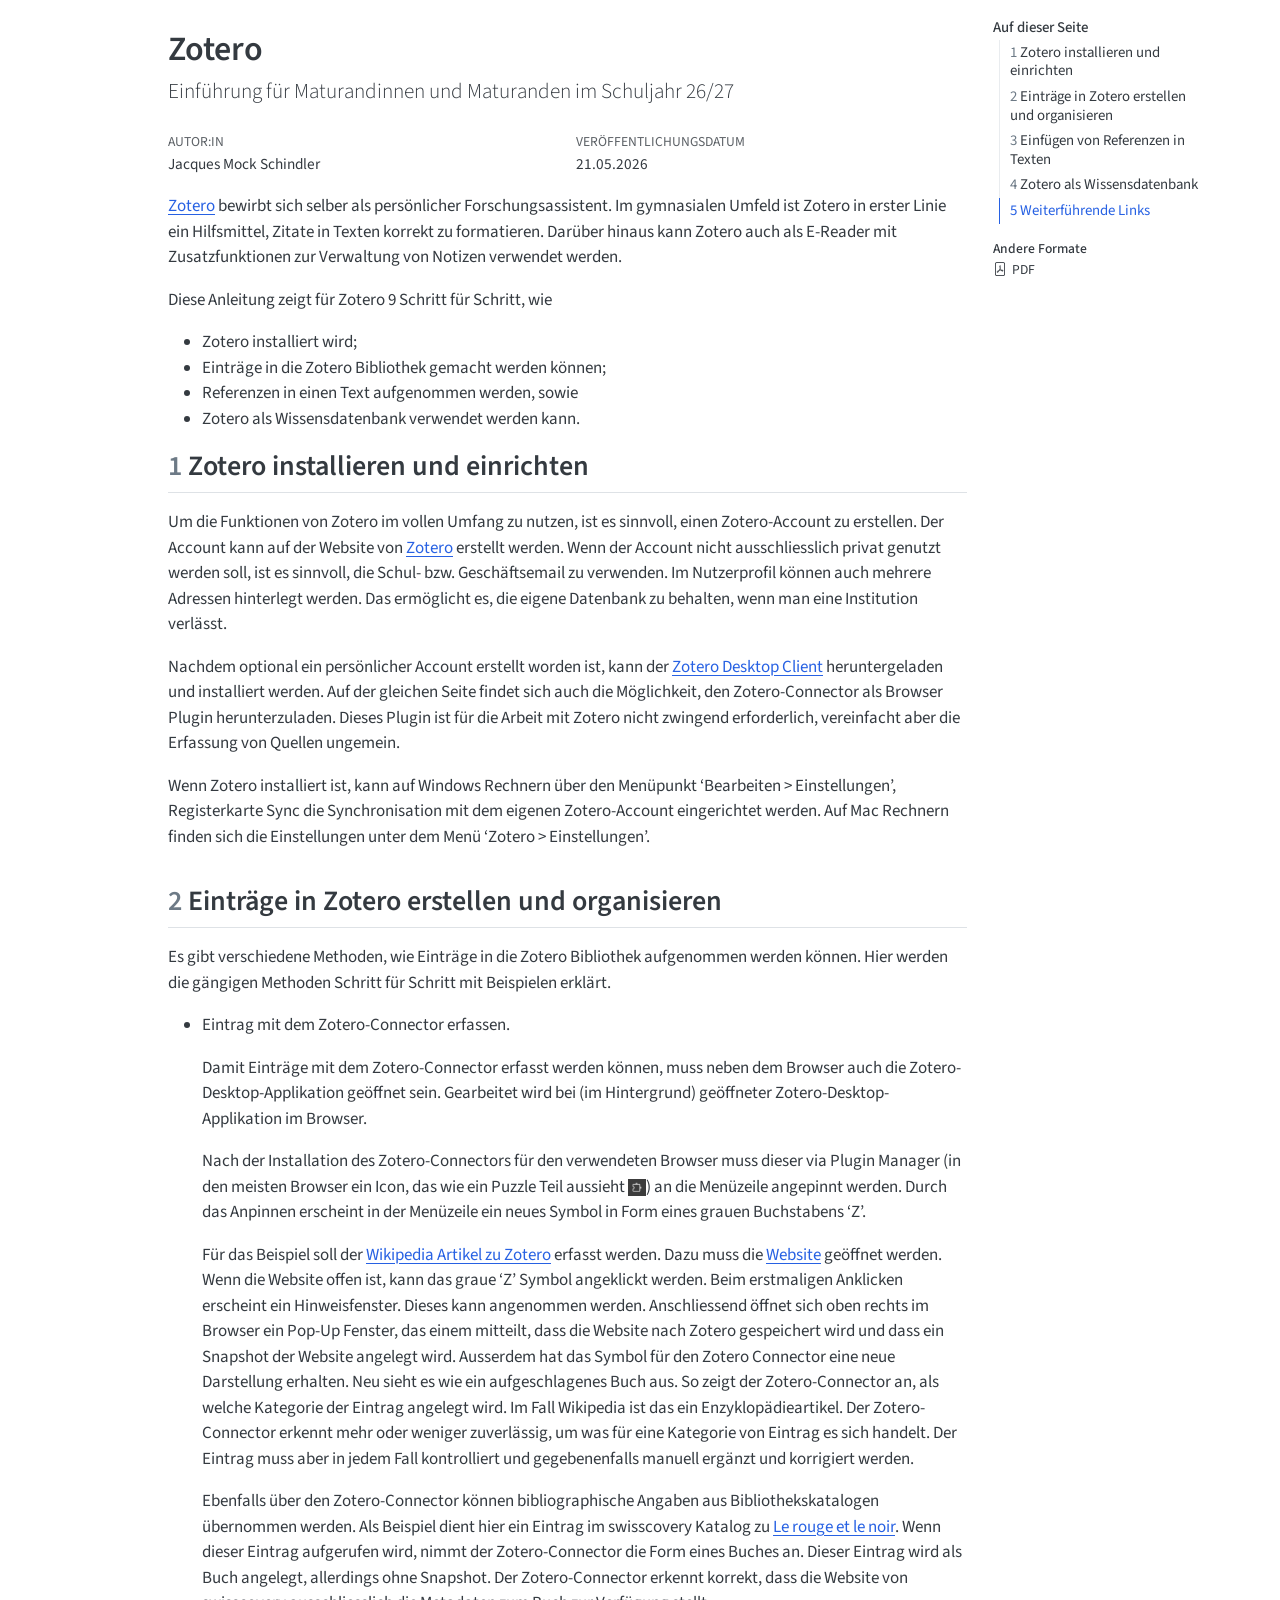
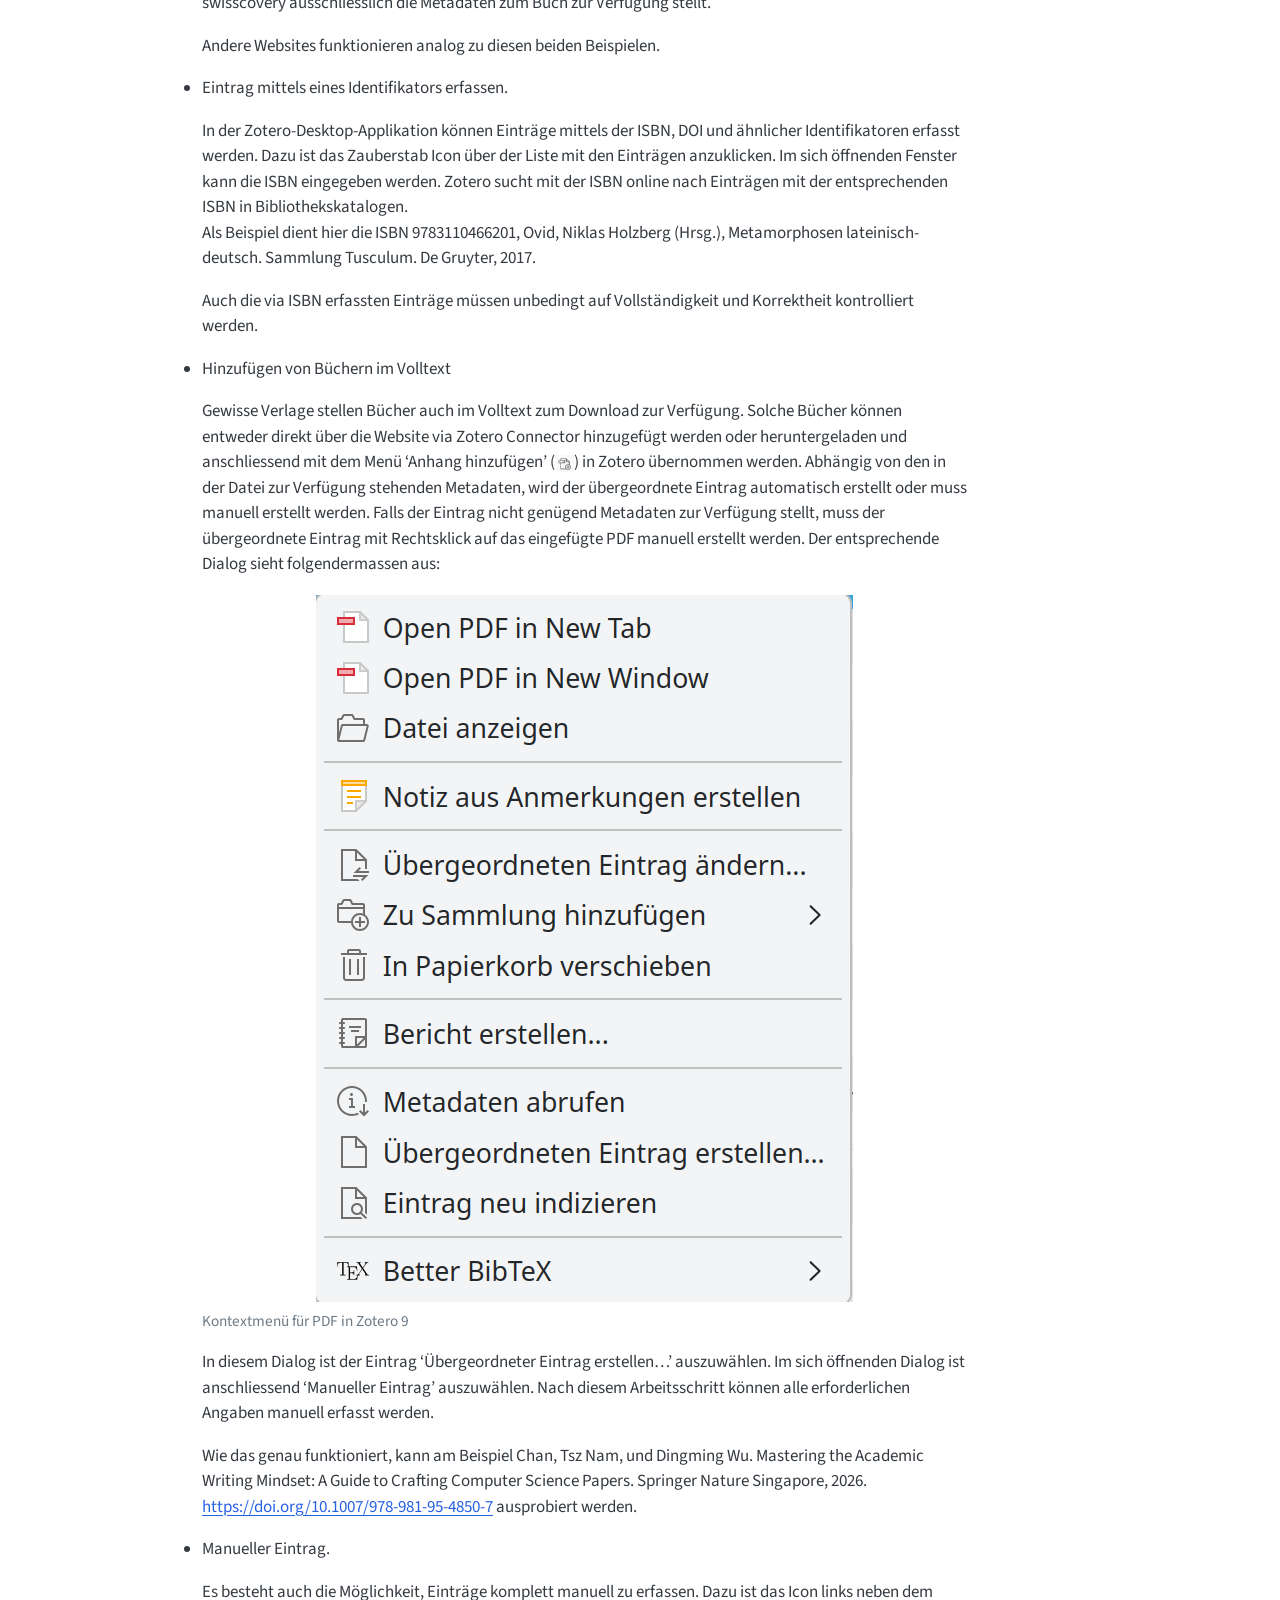
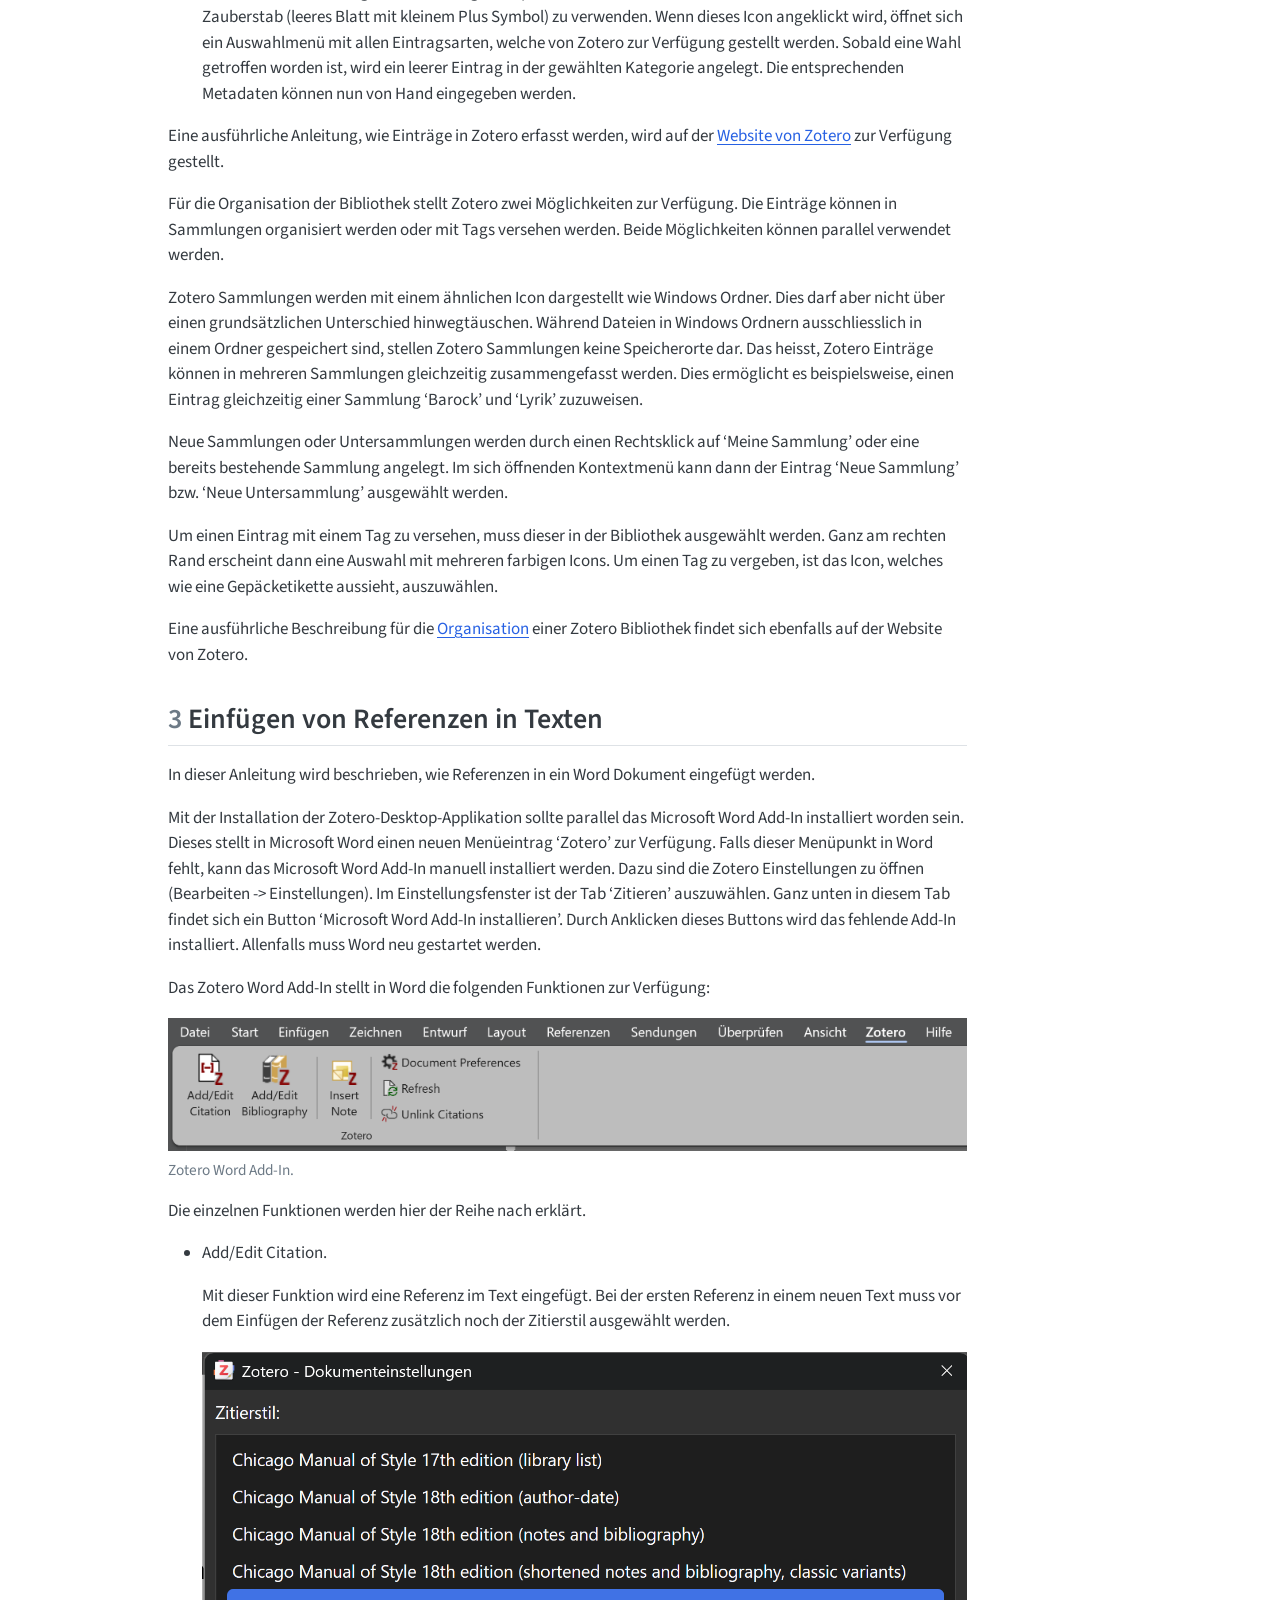
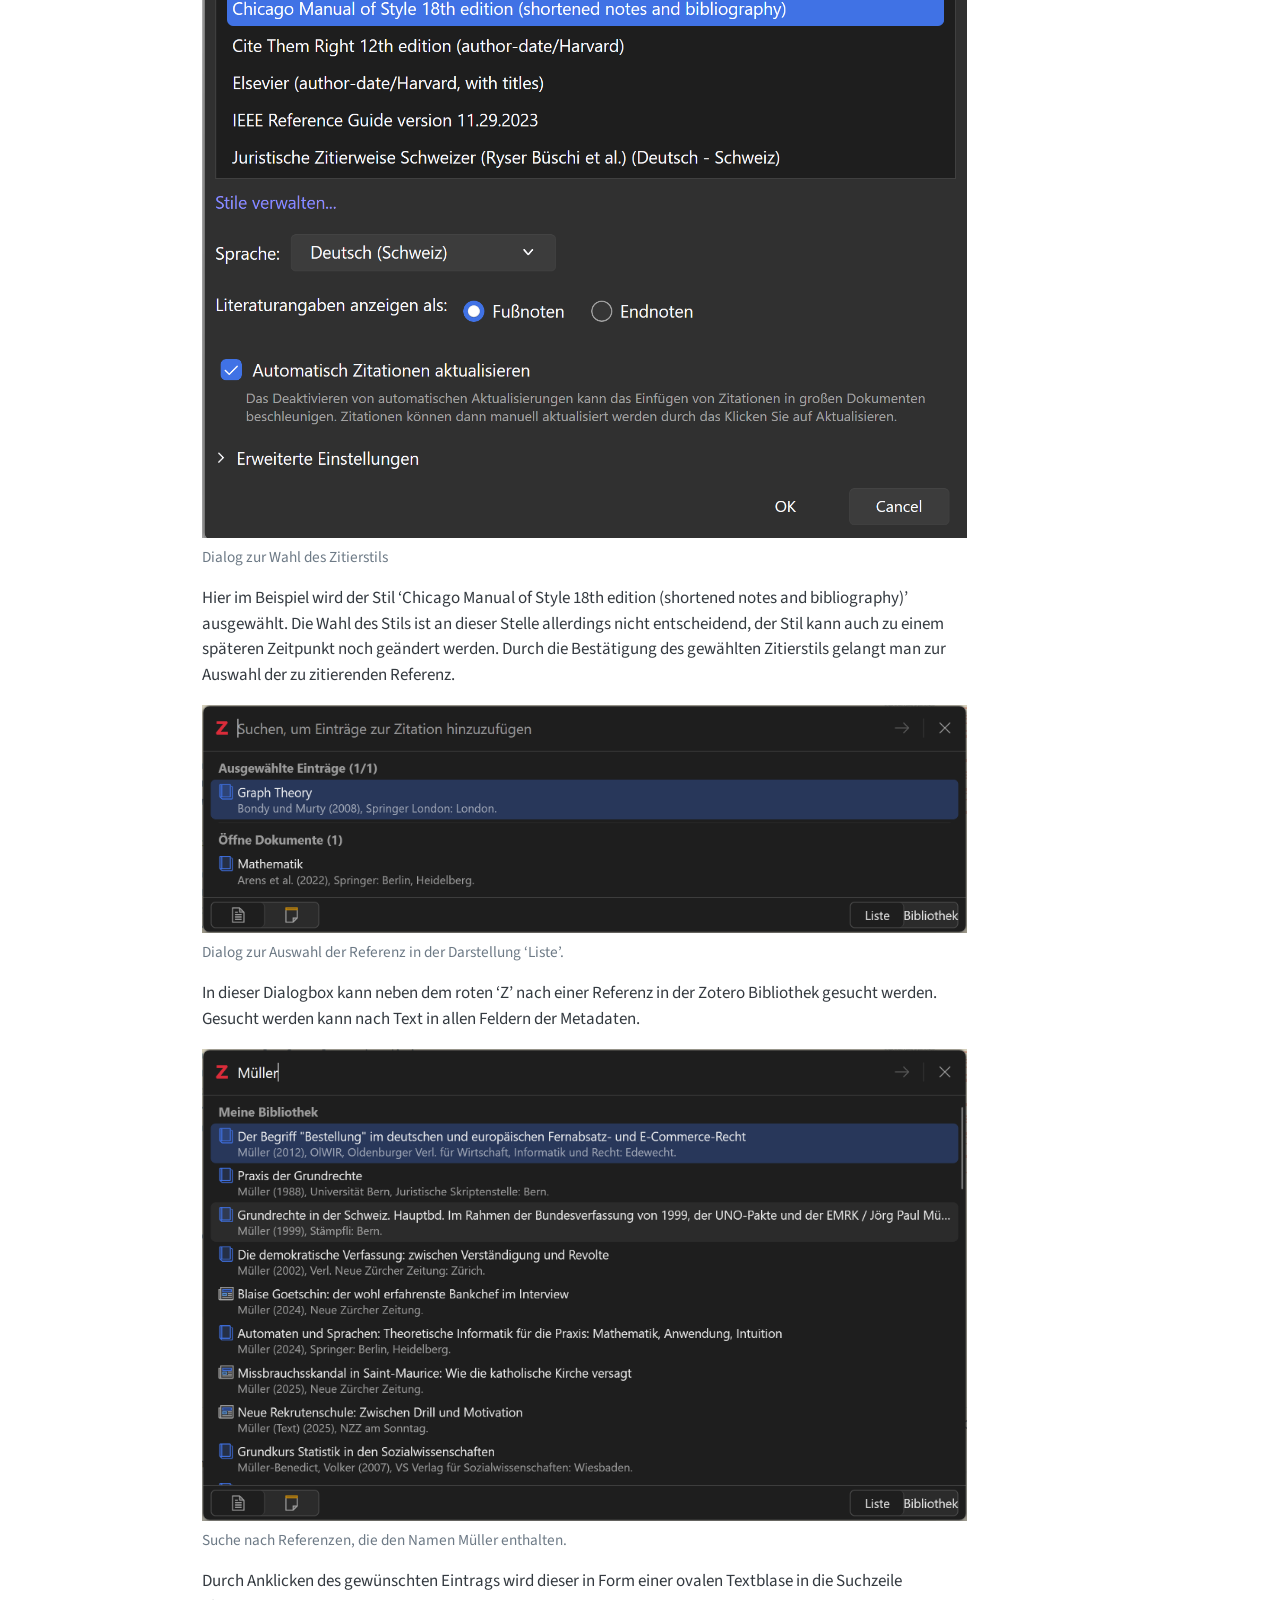
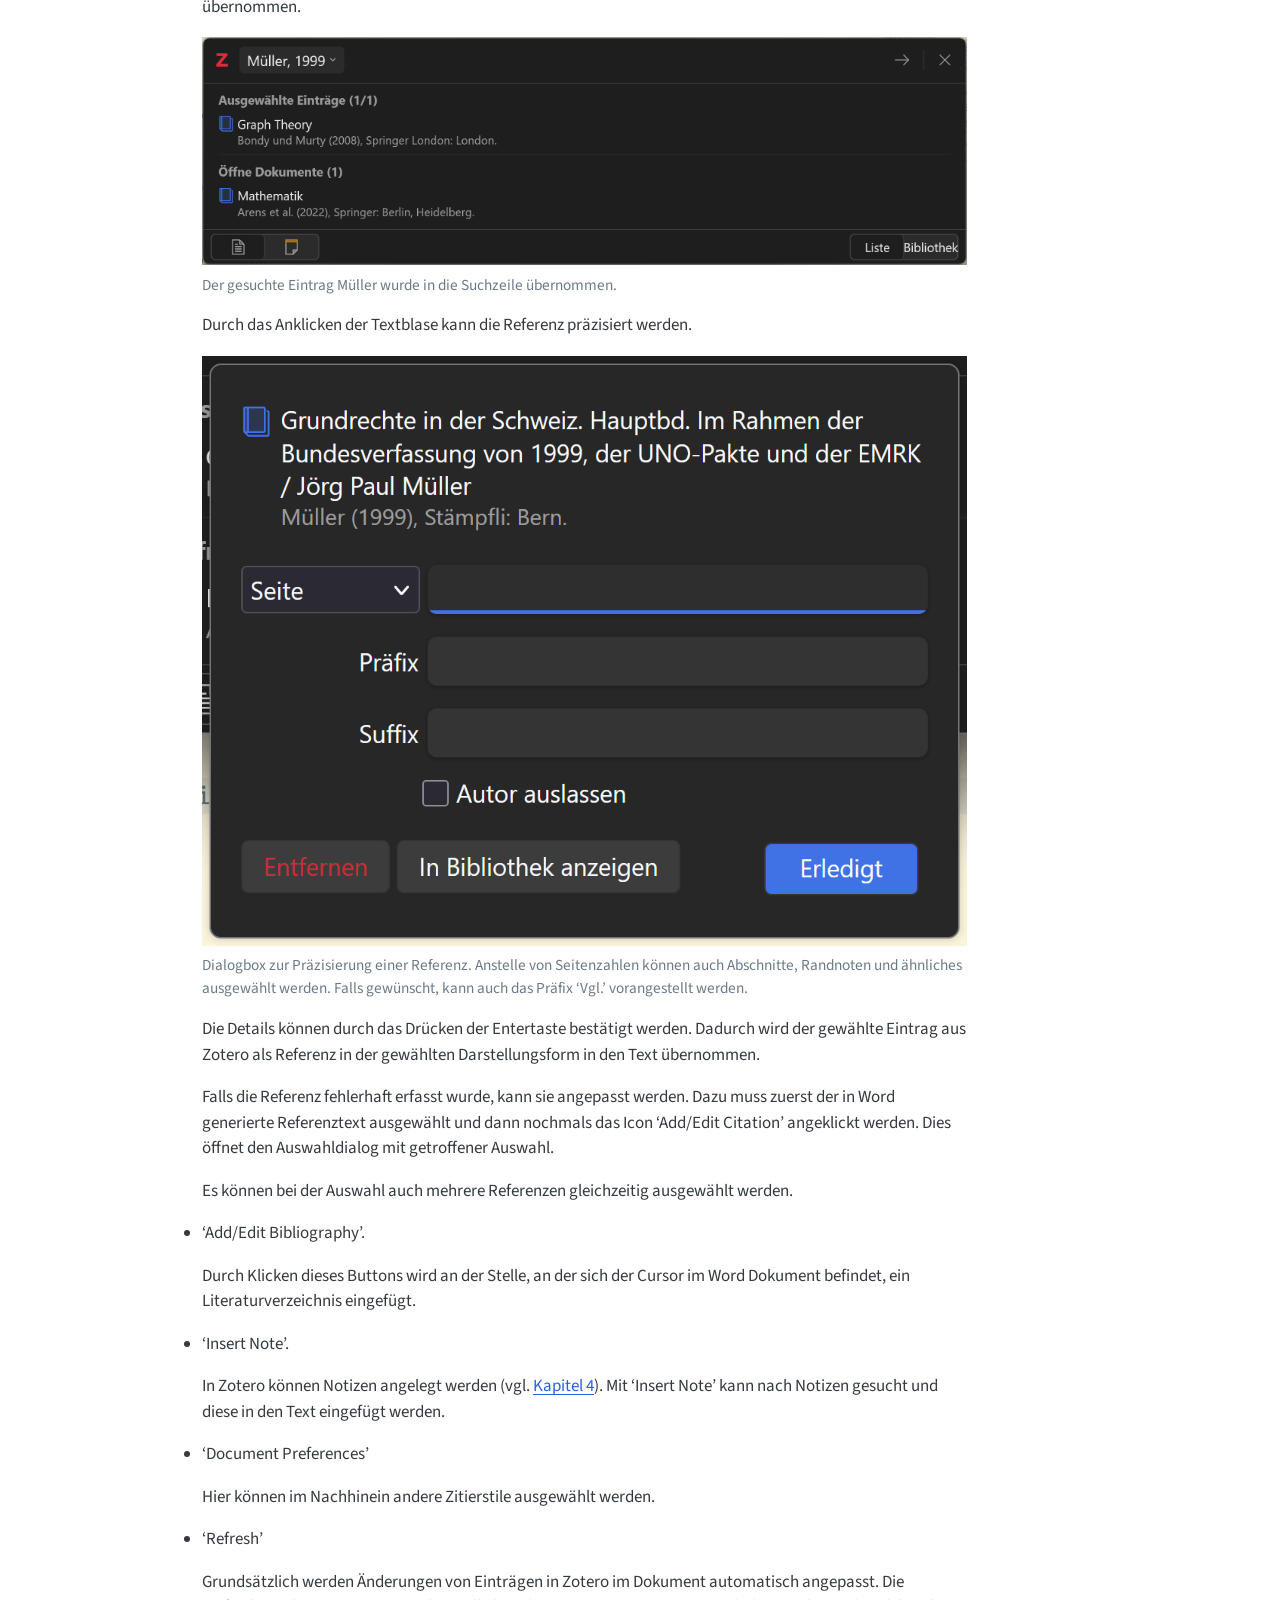
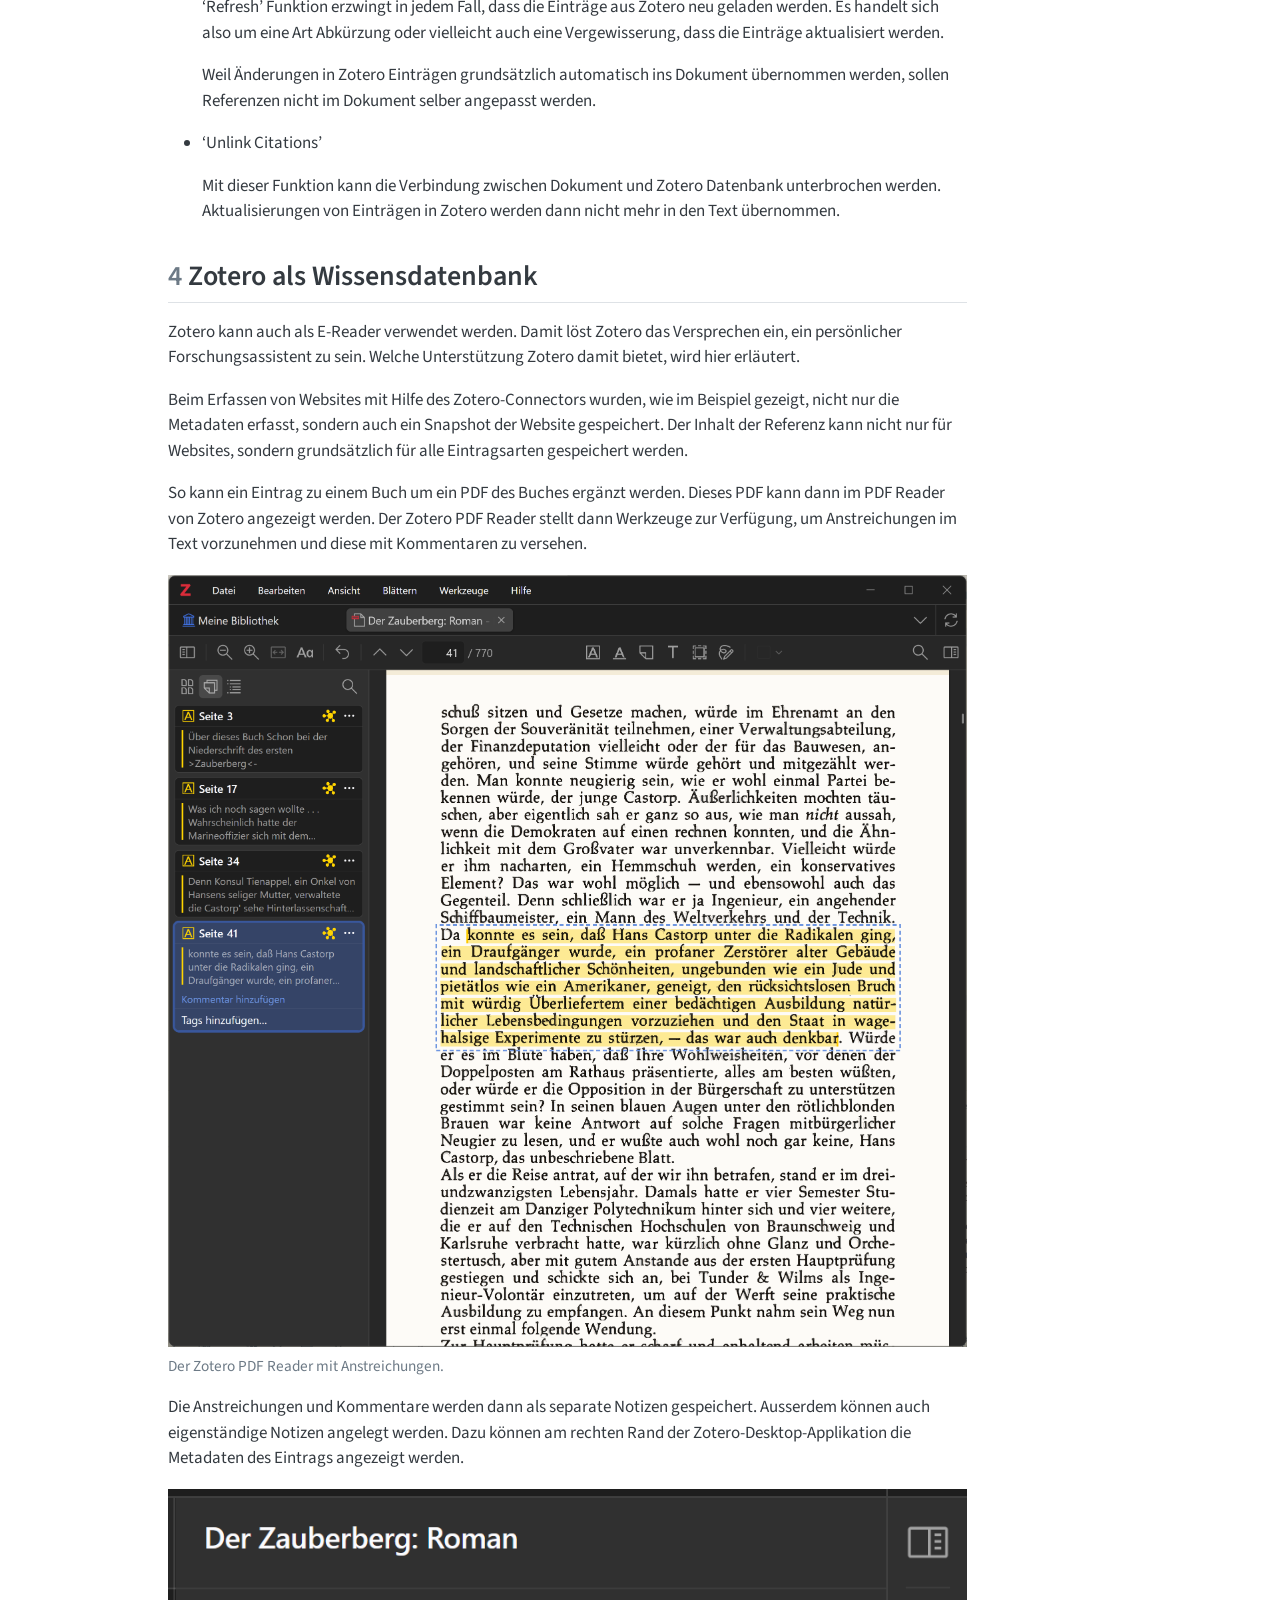
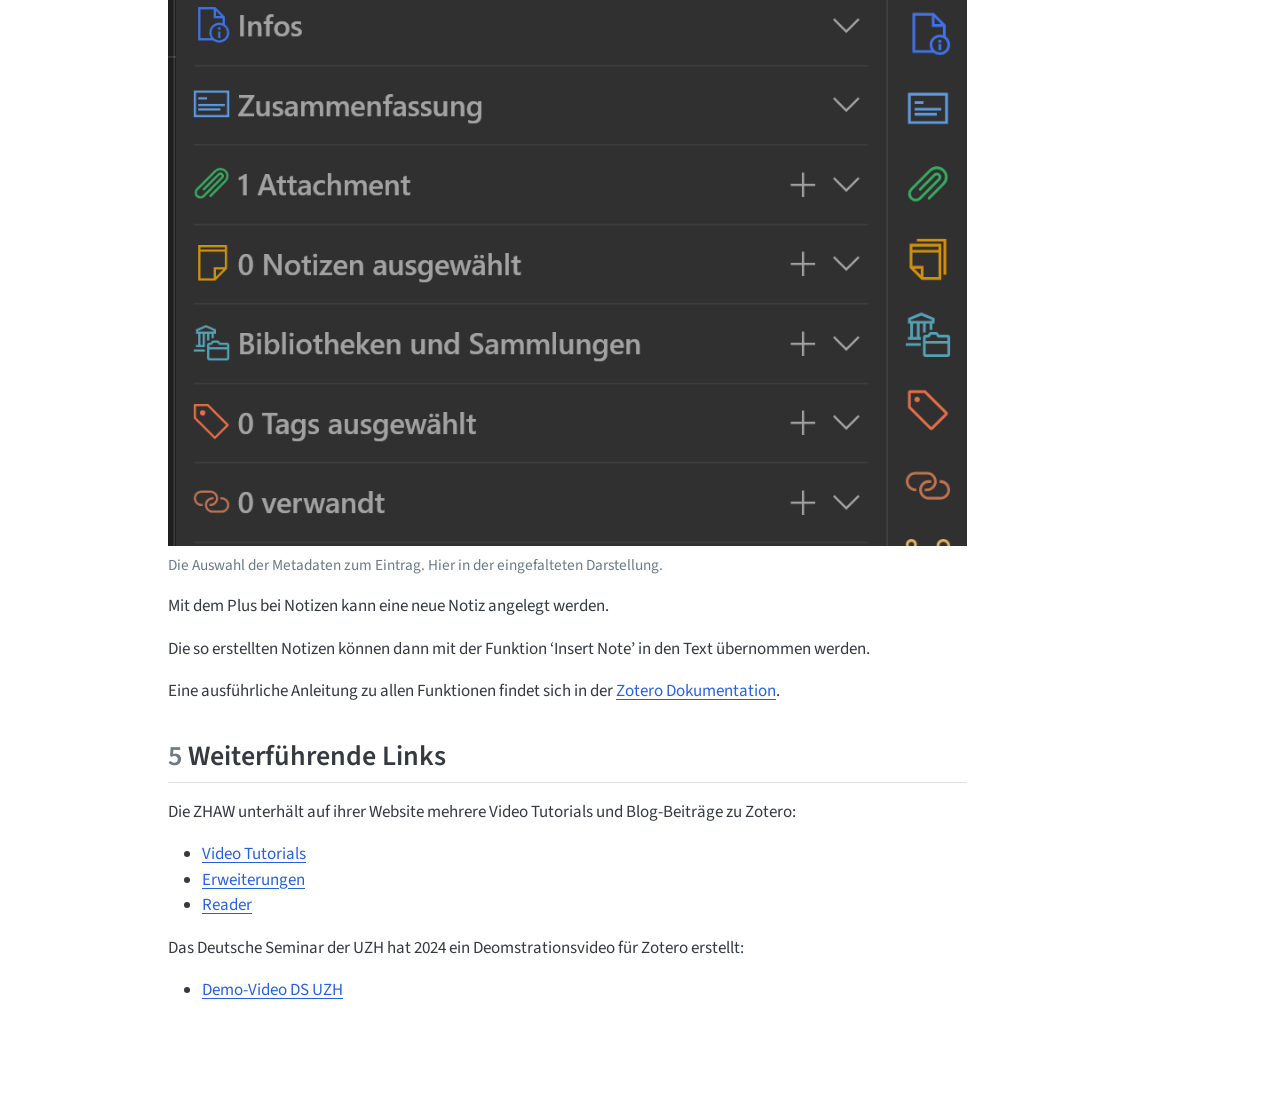
<file: index.html>
<!DOCTYPE html>
<html xmlns="http://www.w3.org/1999/xhtml" lang="de-CH" xml:lang="de-CH"><head>

<meta charset="utf-8">
<meta name="generator" content="quarto-1.9.37">

<meta name="viewport" content="width=device-width, initial-scale=1.0, user-scalable=yes">

<meta name="author" content="Jacques Mock Schindler">

<title>Zotero</title>
<style>
/* Default styles provided by pandoc.
** See https://pandoc.org/MANUAL.html#variables-for-html for config info.
*/
code{white-space: pre-wrap;}
span.smallcaps{font-variant: small-caps;}
div.columns{display: flex; gap: min(4vw, 1.5em);}
div.column{flex: auto; overflow-x: auto;}
div.hanging-indent{margin-left: 1.5em; text-indent: -1.5em;}
ul.task-list{list-style: none;}
ul.task-list li input[type="checkbox"] {
  width: 0.8em;
  margin: 0 0.8em 0.2em -1em; /* quarto-specific, see https://github.com/quarto-dev/quarto-cli/issues/4556 */ 
  vertical-align: middle;
}
</style>


<script src="site_libs/quarto-nav/quarto-nav.js"></script>
<script src="site_libs/clipboard/clipboard.min.js"></script>
<script src="site_libs/quarto-search/autocomplete.umd.js"></script>
<script src="site_libs/quarto-search/fuse.min.js"></script>
<script src="site_libs/quarto-search/quarto-search.js"></script>
<meta name="quarto:offset" content="./">
<script src="site_libs/quarto-html/quarto.js" type="module"></script>
<script src="site_libs/quarto-html/tabsets/tabsets.js" type="module"></script>
<script src="site_libs/quarto-html/popper.min.js"></script>
<script src="site_libs/quarto-html/tippy.umd.min.js"></script>
<script src="site_libs/quarto-html/anchor.min.js"></script>
<link href="site_libs/quarto-html/tippy.css" rel="stylesheet">
<link href="site_libs/quarto-html/quarto-syntax-highlighting-7f8f88aac4f3542376d5c11b86a4c14d.css" rel="stylesheet" id="quarto-text-highlighting-styles">
<script src="site_libs/bootstrap/bootstrap.min.js"></script>
<link href="site_libs/bootstrap/bootstrap-icons.css" rel="stylesheet">
<link href="site_libs/bootstrap/bootstrap-3e7735b7b22659e5fa437aca0bb49075.min.css" rel="stylesheet" append-hash="true" id="quarto-bootstrap" data-mode="light">
<script id="quarto-search-options" type="application/json">{
  "location": "sidebar",
  "copy-button": false,
  "collapse-after": 3,
  "panel-placement": "start",
  "type": "textbox",
  "limit": 50,
  "keyboard-shortcut": [
    "f",
    "/",
    "s"
  ],
  "show-item-context": false,
  "language": {
    "search-no-results-text": "Keine Treffer",
    "search-matching-documents-text": "Treffer",
    "search-copy-link-title": "Link in die Suche kopieren",
    "search-hide-matches-text": "Zusätzliche Treffer verbergen",
    "search-more-match-text": "weitere Treffer in diesem Dokument",
    "search-more-matches-text": "weitere Treffer in diesem Dokument",
    "search-clear-button-title": "Zurücksetzen",
    "search-text-placeholder": "",
    "search-detached-cancel-button-title": "Abbrechen",
    "search-submit-button-title": "Abschicken",
    "search-label": "Suchen"
  }
}</script>


</head>

<body class="quarto-light">

<div id="quarto-search-results"></div>
<!-- content -->
<div id="quarto-content" class="quarto-container page-columns page-rows-contents page-layout-article">
<!-- sidebar -->
<!-- margin-sidebar -->
    <div id="quarto-margin-sidebar" class="sidebar margin-sidebar">
        <nav id="TOC" role="doc-toc" class="toc-active">
    <h2 id="toc-title">Auf dieser Seite</h2>
   
  <ul>
  <li><a href="#zotero-installieren-und-einrichten" id="toc-zotero-installieren-und-einrichten" class="nav-link active" data-scroll-target="#zotero-installieren-und-einrichten"><span class="header-section-number">1</span> Zotero installieren und einrichten</a></li>
  <li><a href="#einträge-in-zotero-erstellen-und-organisieren" id="toc-einträge-in-zotero-erstellen-und-organisieren" class="nav-link" data-scroll-target="#einträge-in-zotero-erstellen-und-organisieren"><span class="header-section-number">2</span> Einträge in Zotero erstellen und organisieren</a></li>
  <li><a href="#einfügen-von-referenzen-in-texten" id="toc-einfügen-von-referenzen-in-texten" class="nav-link" data-scroll-target="#einfügen-von-referenzen-in-texten"><span class="header-section-number">3</span> Einfügen von Referenzen in Texten</a></li>
  <li><a href="#sec-notizen" id="toc-sec-notizen" class="nav-link" data-scroll-target="#sec-notizen"><span class="header-section-number">4</span> Zotero als Wissensdatenbank</a></li>
  <li><a href="#weiterführende-links" id="toc-weiterführende-links" class="nav-link" data-scroll-target="#weiterführende-links"><span class="header-section-number">5</span> Weiterführende Links</a></li>
  </ul>
<div class="quarto-alternate-formats"><h2>Andere Formate</h2><ul><li><a href="zotero_anleitung.pdf"><i class="bi bi-file-pdf"></i>PDF</a></li></ul></div></nav>
    </div>
<!-- main -->
<main class="content" id="quarto-document-content">

<header id="title-block-header" class="quarto-title-block default">
<div class="quarto-title">
<h1 class="title">Zotero</h1>
<p class="subtitle lead">Einführung für Maturandinnen und Maturanden im Schuljahr 26/27</p>
</div>



<div class="quarto-title-meta">

    <div>
    <div class="quarto-title-meta-heading">Autor:in</div>
    <div class="quarto-title-meta-contents">
             <p>Jacques Mock Schindler </p>
          </div>
  </div>
    
    <div>
    <div class="quarto-title-meta-heading">Veröffentlichungsdatum</div>
    <div class="quarto-title-meta-contents">
      <p class="date">21.05.2026</p>
    </div>
  </div>
  
    
  </div>
  


</header>


<p><a href="https://www.zotero.org/">Zotero</a> bewirbt sich selber als persönlicher Forschungsassistent. Im gymnasialen Umfeld ist Zotero in erster Linie ein Hilfsmittel, Zitate in Texten korrekt zu formatieren. Darüber hinaus kann Zotero auch als E-Reader mit Zusatzfunktionen zur Verwaltung von Notizen verwendet werden.</p>
<p>Diese Anleitung zeigt für Zotero 9 Schritt für Schritt, wie</p>
<ul>
<li>Zotero installiert wird;</li>
<li>Einträge in die Zotero Bibliothek gemacht werden können;</li>
<li>Referenzen in einen Text aufgenommen werden, sowie</li>
<li>Zotero als Wissensdatenbank verwendet werden kann.</li>
</ul>
<section id="zotero-installieren-und-einrichten" class="level2" data-number="1">
<h2 data-number="1" class="anchored" data-anchor-id="zotero-installieren-und-einrichten"><span class="header-section-number">1</span> Zotero installieren und einrichten</h2>
<p>Um die Funktionen von Zotero im vollen Umfang zu nutzen, ist es sinnvoll, einen Zotero-Account zu erstellen. Der Account kann auf der Website von <a href="https://www.zotero.org/user/register">Zotero</a> erstellt werden. Wenn der Account nicht ausschliesslich privat genutzt werden soll, ist es sinnvoll, die Schul- bzw.&nbsp;Geschäftsemail zu verwenden. Im Nutzerprofil können auch mehrere Adressen hinterlegt werden. Das ermöglicht es, die eigene Datenbank zu behalten, wenn man eine Institution verlässt.</p>
<p>Nachdem optional ein persönlicher Account erstellt worden ist, kann der <a href="https://www.zotero.org/download/">Zotero Desktop Client</a> heruntergeladen und installiert werden. Auf der gleichen Seite findet sich auch die Möglichkeit, den Zotero-Connector als Browser Plugin herunterzuladen. Dieses Plugin ist für die Arbeit mit Zotero nicht zwingend erforderlich, vereinfacht aber die Erfassung von Quellen ungemein.</p>
<p>Wenn Zotero installiert ist, kann auf Windows Rechnern über den Menüpunkt ‘Bearbeiten &gt; Einstellungen’, Registerkarte Sync die Synchronisation mit dem eigenen Zotero-Account eingerichtet werden. Auf Mac Rechnern finden sich die Einstellungen unter dem Menü ‘Zotero &gt; Einstellungen’.</p>
</section>
<section id="einträge-in-zotero-erstellen-und-organisieren" class="level2" data-number="2">
<h2 data-number="2" class="anchored" data-anchor-id="einträge-in-zotero-erstellen-und-organisieren"><span class="header-section-number">2</span> Einträge in Zotero erstellen und organisieren</h2>
<p>Es gibt verschiedene Methoden, wie Einträge in die Zotero Bibliothek aufgenommen werden können. Hier werden die gängigen Methoden Schritt für Schritt mit Beispielen erklärt.</p>
<ul>
<li><p>Eintrag mit dem Zotero-Connector erfassen.</p>
<p>Damit Einträge mit dem Zotero-Connector erfasst werden können, muss neben dem Browser auch die Zotero-Desktop-Applikation geöffnet sein. Gearbeitet wird bei (im Hintergrund) geöffneter Zotero-Desktop-Applikation im Browser.</p>
<p>Nach der Installation des Zotero-Connectors für den verwendeten Browser muss dieser via Plugin Manager (in den meisten Browser ein Icon, das wie ein Puzzle Teil aussieht <img src="image.png" style="height:1em">) an die Menüzeile angepinnt werden. Durch das Anpinnen erscheint in der Menüzeile ein neues Symbol in Form eines grauen Buchstabens ‘Z’.</p>
<p>Für das Beispiel soll der <a href="https://de.wikipedia.org/wiki/Zotero">Wikipedia Artikel zu Zotero</a> erfasst werden. Dazu muss die <a href="https://de.wikipedia.org/wiki/Zotero">Website</a> geöffnet werden. Wenn die Website offen ist, kann das graue ‘Z’ Symbol angeklickt werden. Beim erstmaligen Anklicken erscheint ein Hinweisfenster. Dieses kann angenommen werden. Anschliessend öffnet sich oben rechts im Browser ein Pop-Up Fenster, das einem mitteilt, dass die Website nach Zotero gespeichert wird und dass ein Snapshot der Website angelegt wird. Ausserdem hat das Symbol für den Zotero Connector eine neue Darstellung erhalten. Neu sieht es wie ein aufgeschlagenes Buch aus. So zeigt der Zotero-Connector an, als welche Kategorie der Eintrag angelegt wird. Im Fall Wikipedia ist das ein Enzyklopädieartikel. Der Zotero-Connector erkennt mehr oder weniger zuverlässig, um was für eine Kategorie von Eintrag es sich handelt. Der Eintrag muss aber in jedem Fall kontrolliert und gegebenenfalls manuell ergänzt und korrigiert werden.</p>
<p>Ebenfalls über den Zotero-Connector können bibliographische Angaben aus Bibliothekskatalogen übernommen werden. Als Beispiel dient hier ein Eintrag im swisscovery Katalog zu <a href="https://swisscovery.slsp.ch/discovery/fulldisplay?docid=alma991171274013205501&amp;context=L&amp;vid=41SLSP_NETWORK:VU1_UNION&amp;lang=de&amp;search_scope=DN_and_CI&amp;adaptor=Local%20Search%20Engine&amp;isFrbr=true&amp;tab=41SLSP_NETWORK&amp;query=any,contains,le%20rouge%20et%20le%20noir&amp;sortby=date_d&amp;facet=frbrgroupid,include,9034117119244122733&amp;offset=0">Le rouge et le noir</a>. Wenn dieser Eintrag aufgerufen wird, nimmt der Zotero-Connector die Form eines Buches an. Dieser Eintrag wird als Buch angelegt, allerdings ohne Snapshot. Der Zotero-Connector erkennt korrekt, dass die Website von swisscovery ausschliesslich die Metadaten zum Buch zur Verfügung stellt.</p>
<p>Andere Websites funktionieren analog zu diesen beiden Beispielen.</p></li>
<li><p>Eintrag mittels eines Identifikators erfassen.</p>
<p>In der Zotero-Desktop-Applikation können Einträge mittels der ISBN, DOI und ähnlicher Identifikatoren erfasst werden. Dazu ist das Zauberstab Icon über der Liste mit den Einträgen anzuklicken. Im sich öffnenden Fenster kann die ISBN eingegeben werden. Zotero sucht mit der ISBN online nach Einträgen mit der entsprechenden ISBN in Bibliothekskatalogen.<br>
Als Beispiel dient hier die ISBN 9783110466201, Ovid, Niklas Holzberg (Hrsg.), Metamorphosen lateinisch-deutsch. Sammlung Tusculum. De Gruyter, 2017.</p>
<p>Auch die via ISBN erfassten Einträge müssen unbedingt auf Vollständigkeit und Korrektheit kontrolliert werden.</p></li>
<li><p>Hinzufügen von Büchern im Volltext</p>
<p>Gewisse Verlage stellen Bücher auch im Volltext zum Download zur Verfügung. Solche Bücher können entweder direkt über die Website via Zotero Connector hinzugefügt werden oder heruntergeladen und anschliessend mit dem Menü ‘Anhang hinzufügen’ (<img src="anhang_hinzufuegen.png" style="height:1em">) in Zotero übernommen werden. Abhängig von den in der Datei zur Verfügung stehenden Metadaten, wird der übergeordnete Eintrag automatisch erstellt oder muss manuell erstellt werden. Falls der Eintrag nicht genügend Metadaten zur Verfügung stellt, muss der übergeordnete Eintrag mit Rechtsklick auf das eingefügte PDF manuell erstellt werden. Der entsprechende Dialog sieht folgendermassen aus:</p>
<div class="quarto-figure quarto-figure-center">
<figure class="figure">
<p><img src="pdf_kontextdialog.png" class="img-fluid figure-img"></p>
<figcaption>Kontextmenü für PDF in Zotero 9</figcaption>
</figure>
</div>
<p>In diesem Dialog ist der Eintrag ‘Übergeordneter Eintrag erstellen…’ auszuwählen. Im sich öffnenden Dialog ist anschliessend ‘Manueller Eintrag’ auszuwählen. Nach diesem Arbeitsschritt können alle erforderlichen Angaben manuell erfasst werden.</p>
<p>Wie das genau funktioniert, kann am Beispiel Chan, Tsz Nam, und Dingming Wu. Mastering the Academic Writing Mindset: A Guide to Crafting Computer Science Papers. Springer Nature Singapore, 2026. <a href="https://doi.org/10.1007/978-981-95-4850-7">https://doi.org/10.1007/978-981-95-4850-7</a> ausprobiert werden.</p></li>
<li><p>Manueller Eintrag.</p>
<p>Es besteht auch die Möglichkeit, Einträge komplett manuell zu erfassen. Dazu ist das Icon links neben dem Zauberstab (leeres Blatt mit kleinem Plus Symbol) zu verwenden. Wenn dieses Icon angeklickt wird, öffnet sich ein Auswahlmenü mit allen Eintragsarten, welche von Zotero zur Verfügung gestellt werden. Sobald eine Wahl getroffen worden ist, wird ein leerer Eintrag in der gewählten Kategorie angelegt. Die entsprechenden Metadaten können nun von Hand eingegeben werden.</p></li>
</ul>
<p>Eine ausführliche Anleitung, wie Einträge in Zotero erfasst werden, wird auf der <a href="https://www.zotero.org/support/adding_items_to_zotero">Website von Zotero</a> zur Verfügung gestellt.</p>
<p>Für die Organisation der Bibliothek stellt Zotero zwei Möglichkeiten zur Verfügung. Die Einträge können in Sammlungen organisiert werden oder mit Tags versehen werden. Beide Möglichkeiten können parallel verwendet werden.</p>
<p>Zotero Sammlungen werden mit einem ähnlichen Icon dargestellt wie Windows Ordner. Dies darf aber nicht über einen grundsätzlichen Unterschied hinwegtäuschen. Während Dateien in Windows Ordnern ausschliesslich in einem Ordner gespeichert sind, stellen Zotero Sammlungen keine Speicherorte dar. Das heisst, Zotero Einträge können in mehreren Sammlungen gleichzeitig zusammengefasst werden. Dies ermöglicht es beispielsweise, einen Eintrag gleichzeitig einer Sammlung ‘Barock’ und ‘Lyrik’ zuzuweisen.</p>
<p>Neue Sammlungen oder Untersammlungen werden durch einen Rechtsklick auf ‘Meine Sammlung’ oder eine bereits bestehende Sammlung angelegt. Im sich öffnenden Kontextmenü kann dann der Eintrag ‘Neue Sammlung’ bzw. ‘Neue Untersammlung’ ausgewählt werden.</p>
<p>Um einen Eintrag mit einem Tag zu versehen, muss dieser in der Bibliothek ausgewählt werden. Ganz am rechten Rand erscheint dann eine Auswahl mit mehreren farbigen Icons. Um einen Tag zu vergeben, ist das Icon, welches wie eine Gepäcketikette aussieht, auszuwählen.</p>
<p>Eine ausführliche Beschreibung für die <a href="https://www.zotero.org/support/collections_and_tags">Organisation</a> einer Zotero Bibliothek findet sich ebenfalls auf der Website von Zotero.</p>
</section>
<section id="einfügen-von-referenzen-in-texten" class="level2" data-number="3">
<h2 data-number="3" class="anchored" data-anchor-id="einfügen-von-referenzen-in-texten"><span class="header-section-number">3</span> Einfügen von Referenzen in Texten</h2>
<p>In dieser Anleitung wird beschrieben, wie Referenzen in ein Word Dokument eingefügt werden.</p>
<p>Mit der Installation der Zotero-Desktop-Applikation sollte parallel das Microsoft Word Add-In installiert worden sein. Dieses stellt in Microsoft Word einen neuen Menüeintrag ‘Zotero’ zur Verfügung. Falls dieser Menüpunkt in Word fehlt, kann das Microsoft Word Add-In manuell installiert werden. Dazu sind die Zotero Einstellungen zu öffnen (Bearbeiten -&gt; Einstellungen). Im Einstellungsfenster ist der Tab ‘Zitieren’ auszuwählen. Ganz unten in diesem Tab findet sich ein Button ‘Microsoft Word Add-In installieren’. Durch Anklicken dieses Buttons wird das fehlende Add-In installiert. Allenfalls muss Word neu gestartet werden.</p>
<p>Das Zotero Word Add-In stellt in Word die folgenden Funktionen zur Verfügung:</p>
<div class="quarto-figure quarto-figure-center">
<figure class="figure">
<p><img src="word_add-in.png" class="img-fluid figure-img"></p>
<figcaption>Zotero Word Add-In.</figcaption>
</figure>
</div>
<p>Die einzelnen Funktionen werden hier der Reihe nach erklärt.</p>
<ul>
<li><p>Add/Edit Citation.</p>
<p>Mit dieser Funktion wird eine Referenz im Text eingefügt. Bei der ersten Referenz in einem neuen Text muss vor dem Einfügen der Referenz zusätzlich noch der Zitierstil ausgewählt werden.</p>
<div class="quarto-figure quarto-figure-center">
<figure class="figure">
<p><img src="zitierstil.png" class="img-fluid figure-img"></p>
<figcaption>Dialog zur Wahl des Zitierstils</figcaption>
</figure>
</div>
<p>Hier im Beispiel wird der Stil ‘Chicago Manual of Style 18th edition (shortened notes and bibliography)’ ausgewählt. Die Wahl des Stils ist an dieser Stelle allerdings nicht entscheidend, der Stil kann auch zu einem späteren Zeitpunkt noch geändert werden. Durch die Bestätigung des gewählten Zitierstils gelangt man zur Auswahl der zu zitierenden Referenz.</p>
<div class="quarto-figure quarto-figure-center">
<figure class="figure">
<p><img src="auswahldialog.png" class="img-fluid figure-img"></p>
<figcaption>Dialog zur Auswahl der Referenz in der Darstellung ‘Liste’.</figcaption>
</figure>
</div>
<p>In dieser Dialogbox kann neben dem roten ‘Z’ nach einer Referenz in der Zotero Bibliothek gesucht werden. Gesucht werden kann nach Text in allen Feldern der Metadaten.</p>
<div class="quarto-figure quarto-figure-center">
<figure class="figure">
<p><img src="mueller_suche.png" class="img-fluid figure-img"></p>
<figcaption>Suche nach Referenzen, die den Namen Müller enthalten.</figcaption>
</figure>
</div>
<p>Durch Anklicken des gewünschten Eintrags wird dieser in Form einer ovalen Textblase in die Suchzeile übernommen.</p>
<div class="quarto-figure quarto-figure-center">
<figure class="figure">
<p><img src="mueller_ausgewaehlt.png" class="img-fluid figure-img"></p>
<figcaption>Der gesuchte Eintrag Müller wurde in die Suchzeile übernommen.</figcaption>
</figure>
</div>
<p>Durch das Anklicken der Textblase kann die Referenz präzisiert werden.</p>
<div class="quarto-figure quarto-figure-center">
<figure class="figure">
<p><img src="praezisierung.png" class="img-fluid figure-img"></p>
<figcaption>Dialogbox zur Präzisierung einer Referenz. Anstelle von Seitenzahlen können auch Abschnitte, Randnoten und ähnliches ausgewählt werden. Falls gewünscht, kann auch das Präfix ‘Vgl.’ vorangestellt werden.</figcaption>
</figure>
</div>
<p>Die Details können durch das Drücken der Entertaste bestätigt werden. Dadurch wird der gewählte Eintrag aus Zotero als Referenz in der gewählten Darstellungsform in den Text übernommen.</p>
<p>Falls die Referenz fehlerhaft erfasst wurde, kann sie angepasst werden. Dazu muss zuerst der in Word generierte Referenztext ausgewählt und dann nochmals das Icon ‘Add/Edit Citation’ angeklickt werden. Dies öffnet den Auswahldialog mit getroffener Auswahl.</p>
<p>Es können bei der Auswahl auch mehrere Referenzen gleichzeitig ausgewählt werden.</p></li>
<li><p>‘Add/Edit Bibliography’.</p>
<p>Durch Klicken dieses Buttons wird an der Stelle, an der sich der Cursor im Word Dokument befindet, ein Literaturverzeichnis eingefügt.</p></li>
<li><p>‘Insert Note’.</p>
<p>In Zotero können Notizen angelegt werden (vgl. <a href="#sec-notizen" class="quarto-xref">Kapitel&nbsp;4</a>). Mit ‘Insert Note’ kann nach Notizen gesucht und diese in den Text eingefügt werden.</p></li>
<li><p>‘Document Preferences’</p>
<p>Hier können im Nachhinein andere Zitierstile ausgewählt werden.</p></li>
<li><p>‘Refresh’</p>
<p>Grundsätzlich werden Änderungen von Einträgen in Zotero im Dokument automatisch angepasst. Die ‘Refresh’ Funktion erzwingt in jedem Fall, dass die Einträge aus Zotero neu geladen werden. Es handelt sich also um eine Art Abkürzung oder vielleicht auch eine Vergewisserung, dass die Einträge aktualisiert werden.</p>
<p>Weil Änderungen in Zotero Einträgen grundsätzlich automatisch ins Dokument übernommen werden, sollen Referenzen nicht im Dokument selber angepasst werden.</p></li>
<li><p>‘Unlink Citations’</p>
<p>Mit dieser Funktion kann die Verbindung zwischen Dokument und Zotero Datenbank unterbrochen werden. Aktualisierungen von Einträgen in Zotero werden dann nicht mehr in den Text übernommen.</p></li>
</ul>
</section>
<section id="sec-notizen" class="level2" data-number="4">
<h2 data-number="4" class="anchored" data-anchor-id="sec-notizen"><span class="header-section-number">4</span> Zotero als Wissensdatenbank</h2>
<p>Zotero kann auch als E-Reader verwendet werden. Damit löst Zotero das Versprechen ein, ein persönlicher Forschungsassistent zu sein. Welche Unterstützung Zotero damit bietet, wird hier erläutert.</p>
<p>Beim Erfassen von Websites mit Hilfe des Zotero-Connectors wurden, wie im Beispiel gezeigt, nicht nur die Metadaten erfasst, sondern auch ein Snapshot der Website gespeichert. Der Inhalt der Referenz kann nicht nur für Websites, sondern grundsätzlich für alle Eintragsarten gespeichert werden.</p>
<p>So kann ein Eintrag zu einem Buch um ein PDF des Buches ergänzt werden. Dieses PDF kann dann im PDF Reader von Zotero angezeigt werden. Der Zotero PDF Reader stellt dann Werkzeuge zur Verfügung, um Anstreichungen im Text vorzunehmen und diese mit Kommentaren zu versehen.</p>
<div class="quarto-figure quarto-figure-center">
<figure class="figure">
<p><img src="zotero_pdf_reader.png" class="img-fluid figure-img"></p>
<figcaption>Der Zotero PDF Reader mit Anstreichungen.</figcaption>
</figure>
</div>
<p>Die Anstreichungen und Kommentare werden dann als separate Notizen gespeichert. Ausserdem können auch eigenständige Notizen angelegt werden. Dazu können am rechten Rand der Zotero-Desktop-Applikation die Metadaten des Eintrags angezeigt werden.</p>
<div class="quarto-figure quarto-figure-center">
<figure class="figure">
<p><img src="metadata.png" class="img-fluid figure-img"></p>
<figcaption>Die Auswahl der Metadaten zum Eintrag. Hier in der eingefalteten Darstellung.</figcaption>
</figure>
</div>
<p>Mit dem Plus bei Notizen kann eine neue Notiz angelegt werden.</p>
<p>Die so erstellten Notizen können dann mit der Funktion ‘Insert Note’ in den Text übernommen werden.</p>
<p>Eine ausführliche Anleitung zu allen Funktionen findet sich in der <a href="https://www.zotero.org/support/">Zotero Dokumentation</a>.</p>
</section>
<section id="weiterführende-links" class="level2" data-number="5">
<h2 data-number="5" class="anchored" data-anchor-id="weiterführende-links"><span class="header-section-number">5</span> Weiterführende Links</h2>
<p>Die ZHAW unterhält auf ihrer Website mehrere Video Tutorials und Blog-Beiträge zu Zotero:</p>
<ul>
<li><a href="https://zhaw.mediaspace.cast.switch.ch/channel/Literaturverwaltung%2Bmit%2BZotero/7898">Video Tutorials</a></li>
<li><a href="https://blog.zhaw.ch/hochschulbibliothek/2021/09/21/reicht-zotero-nicht/">Erweiterungen</a></li>
<li><a href="https://blog.zhaw.ch/hochschulbibliothek/2022/07/15/zotero-mehr-als-nur-literaturverwaltung/">Reader</a></li>
</ul>
<p>Das Deutsche Seminar der UZH hat 2024 ein Deomstrationsvideo für Zotero erstellt:</p>
<ul>
<li><a href="https://www.youtube.com/watch?v=Vc1kyXnUQsg">Demo-Video DS UZH</a></li>
</ul>


</section>

</main> <!-- /main -->
<script id="quarto-html-after-body" type="application/javascript">
  window.document.addEventListener("DOMContentLoaded", function (event) {
    const icon = "";
    const anchorJS = new window.AnchorJS();
    anchorJS.options = {
      placement: 'right',
      icon: icon
    };
    anchorJS.add('.anchored');
    const isCodeAnnotation = (el) => {
      for (const clz of el.classList) {
        if (clz.startsWith('code-annotation-')) {                     
          return true;
        }
      }
      return false;
    }
    const onCopySuccess = function(e) {
      // button target
      const button = e.trigger;
      // don't keep focus
      button.blur();
      // flash "checked"
      button.classList.add('code-copy-button-checked');
      var currentTitle = button.getAttribute("title");
      button.setAttribute("title", "Kopiert");
      let tooltip;
      if (window.bootstrap) {
        button.setAttribute("data-bs-toggle", "tooltip");
        button.setAttribute("data-bs-placement", "left");
        button.setAttribute("data-bs-title", "Kopiert");
        tooltip = new bootstrap.Tooltip(button, 
          { trigger: "manual", 
            customClass: "code-copy-button-tooltip",
            offset: [0, -8]});
        tooltip.show();    
      }
      setTimeout(function() {
        if (tooltip) {
          tooltip.hide();
          button.removeAttribute("data-bs-title");
          button.removeAttribute("data-bs-toggle");
          button.removeAttribute("data-bs-placement");
        }
        button.setAttribute("title", currentTitle);
        button.classList.remove('code-copy-button-checked');
      }, 1000);
      // clear code selection
      e.clearSelection();
    }
    const getTextToCopy = function(trigger) {
      const outerScaffold = trigger.parentElement.cloneNode(true);
      const codeEl = outerScaffold.querySelector('code');
      for (const childEl of codeEl.children) {
        if (isCodeAnnotation(childEl)) {
          childEl.remove();
        }
      }
      return codeEl.innerText;
    }
    const clipboard = new window.ClipboardJS('.code-copy-button:not([data-in-quarto-modal])', {
      text: getTextToCopy
    });
    clipboard.on('success', onCopySuccess);
    if (window.document.getElementById('quarto-embedded-source-code-modal')) {
      const clipboardModal = new window.ClipboardJS('.code-copy-button[data-in-quarto-modal]', {
        text: getTextToCopy,
        container: window.document.getElementById('quarto-embedded-source-code-modal')
      });
      clipboardModal.on('success', onCopySuccess);
    }
      var localhostRegex = new RegExp(/^(?:http|https):\/\/localhost\:?[0-9]*\//);
      var mailtoRegex = new RegExp(/^mailto:/);
        var filterRegex = new RegExp("https:\/\/SkriptenMk\.github\.io\/zotero\/");
      var isInternal = (href) => {
          return filterRegex.test(href) || localhostRegex.test(href) || mailtoRegex.test(href);
      }
      // Inspect non-navigation links and adorn them if external
     var links = window.document.querySelectorAll('a[href]:not(.nav-link):not(.navbar-brand):not(.toc-action):not(.sidebar-link):not(.sidebar-item-toggle):not(.pagination-link):not(.no-external):not([aria-hidden]):not(.dropdown-item):not(.quarto-navigation-tool):not(.about-link)');
      for (var i=0; i<links.length; i++) {
        const link = links[i];
        if (!isInternal(link.href)) {
          // undo the damage that might have been done by quarto-nav.js in the case of
          // links that we want to consider external
          if (link.dataset.originalHref !== undefined) {
            link.href = link.dataset.originalHref;
          }
        }
      }
    function tippyHover(el, contentFn, onTriggerFn, onUntriggerFn) {
      const config = {
        allowHTML: true,
        maxWidth: 500,
        delay: 100,
        arrow: false,
        appendTo: function(el) {
            return el.parentElement;
        },
        interactive: true,
        interactiveBorder: 10,
        theme: 'quarto',
        placement: 'bottom-start',
      };
      if (contentFn) {
        config.content = contentFn;
      }
      if (onTriggerFn) {
        config.onTrigger = onTriggerFn;
      }
      if (onUntriggerFn) {
        config.onUntrigger = onUntriggerFn;
      }
      window.tippy(el, config); 
    }
    const noterefs = window.document.querySelectorAll('a[role="doc-noteref"]');
    for (var i=0; i<noterefs.length; i++) {
      const ref = noterefs[i];
      tippyHover(ref, function() {
        // use id or data attribute instead here
        let href = ref.getAttribute('data-footnote-href') || ref.getAttribute('href');
        try { href = new URL(href).hash; } catch {}
        const id = href.replace(/^#\/?/, "");
        const note = window.document.getElementById(id);
        if (note) {
          return note.innerHTML;
        } else {
          return "";
        }
      });
    }
    const xrefs = window.document.querySelectorAll('a.quarto-xref');
    const processXRef = (id, note) => {
      // Strip column container classes
      const stripColumnClz = (el) => {
        el.classList.remove("page-full", "page-columns");
        if (el.children) {
          for (const child of el.children) {
            stripColumnClz(child);
          }
        }
      }
      stripColumnClz(note)
      if (id === null || id.startsWith('sec-')) {
        // Special case sections, only their first couple elements
        const container = document.createElement("div");
        if (note.children && note.children.length > 2) {
          container.appendChild(note.children[0].cloneNode(true));
          for (let i = 1; i < note.children.length; i++) {
            const child = note.children[i];
            if (child.tagName === "P" && child.innerText === "") {
              continue;
            } else {
              container.appendChild(child.cloneNode(true));
              break;
            }
          }
          if (window.Quarto?.typesetMath) {
            window.Quarto.typesetMath(container);
          }
          return container.innerHTML
        } else {
          if (window.Quarto?.typesetMath) {
            window.Quarto.typesetMath(note);
          }
          return note.innerHTML;
        }
      } else {
        // Remove any anchor links if they are present
        const anchorLink = note.querySelector('a.anchorjs-link');
        if (anchorLink) {
          anchorLink.remove();
        }
        if (window.Quarto?.typesetMath) {
          window.Quarto.typesetMath(note);
        }
        if (note.classList.contains("callout")) {
          return note.outerHTML;
        } else {
          return note.innerHTML;
        }
      }
    }
    for (var i=0; i<xrefs.length; i++) {
      const xref = xrefs[i];
      tippyHover(xref, undefined, function(instance) {
        instance.disable();
        let url = xref.getAttribute('href');
        let hash = undefined; 
        if (url.startsWith('#')) {
          hash = url;
        } else {
          try { hash = new URL(url).hash; } catch {}
        }
        if (hash) {
          const id = hash.replace(/^#\/?/, "");
          const note = window.document.getElementById(id);
          if (note !== null) {
            try {
              const html = processXRef(id, note.cloneNode(true));
              instance.setContent(html);
            } finally {
              instance.enable();
              instance.show();
            }
          } else {
            // See if we can fetch this
            fetch(url.split('#')[0])
            .then(res => res.text())
            .then(html => {
              const parser = new DOMParser();
              const htmlDoc = parser.parseFromString(html, "text/html");
              const note = htmlDoc.getElementById(id);
              if (note !== null) {
                const html = processXRef(id, note);
                instance.setContent(html);
              } 
            }).finally(() => {
              instance.enable();
              instance.show();
            });
          }
        } else {
          // See if we can fetch a full url (with no hash to target)
          // This is a special case and we should probably do some content thinning / targeting
          fetch(url)
          .then(res => res.text())
          .then(html => {
            const parser = new DOMParser();
            const htmlDoc = parser.parseFromString(html, "text/html");
            const note = htmlDoc.querySelector('main.content');
            if (note !== null) {
              // This should only happen for chapter cross references
              // (since there is no id in the URL)
              // remove the first header
              if (note.children.length > 0 && note.children[0].tagName === "HEADER") {
                note.children[0].remove();
              }
              const html = processXRef(null, note);
              instance.setContent(html);
            } 
          }).finally(() => {
            instance.enable();
            instance.show();
          });
        }
      }, function(instance) {
      });
    }
        let selectedAnnoteEl;
        const selectorForAnnotation = ( cell, annotation) => {
          let cellAttr = 'data-code-cell="' + cell + '"';
          let lineAttr = 'data-code-annotation="' +  annotation + '"';
          const selector = 'span[' + cellAttr + '][' + lineAttr + ']';
          return selector;
        }
        const selectCodeLines = (annoteEl) => {
          const doc = window.document;
          const targetCell = annoteEl.getAttribute("data-target-cell");
          const targetAnnotation = annoteEl.getAttribute("data-target-annotation");
          const annoteSpan = window.document.querySelector(selectorForAnnotation(targetCell, targetAnnotation));
          const lines = annoteSpan.getAttribute("data-code-lines").split(",");
          const lineIds = lines.map((line) => {
            return targetCell + "-" + line;
          })
          let top = null;
          let height = null;
          let parent = null;
          if (lineIds.length > 0) {
              //compute the position of the single el (top and bottom and make a div)
              const el = window.document.getElementById(lineIds[0]);
              top = el.offsetTop;
              height = el.offsetHeight;
              parent = el.parentElement.parentElement;
            if (lineIds.length > 1) {
              const lastEl = window.document.getElementById(lineIds[lineIds.length - 1]);
              const bottom = lastEl.offsetTop + lastEl.offsetHeight;
              height = bottom - top;
            }
            if (top !== null && height !== null && parent !== null) {
              // cook up a div (if necessary) and position it 
              let div = window.document.getElementById("code-annotation-line-highlight");
              if (div === null) {
                div = window.document.createElement("div");
                div.setAttribute("id", "code-annotation-line-highlight");
                div.style.position = 'absolute';
                parent.appendChild(div);
              }
              div.style.top = top - 2 + "px";
              div.style.height = height + 4 + "px";
              div.style.left = 0;
              let gutterDiv = window.document.getElementById("code-annotation-line-highlight-gutter");
              if (gutterDiv === null) {
                gutterDiv = window.document.createElement("div");
                gutterDiv.setAttribute("id", "code-annotation-line-highlight-gutter");
                gutterDiv.style.position = 'absolute';
                const codeCell = window.document.getElementById(targetCell);
                const gutter = codeCell.querySelector('.code-annotation-gutter');
                gutter.appendChild(gutterDiv);
              }
              gutterDiv.style.top = top - 2 + "px";
              gutterDiv.style.height = height + 4 + "px";
            }
            selectedAnnoteEl = annoteEl;
          }
        };
        const unselectCodeLines = () => {
          const elementsIds = ["code-annotation-line-highlight", "code-annotation-line-highlight-gutter"];
          elementsIds.forEach((elId) => {
            const div = window.document.getElementById(elId);
            if (div) {
              div.remove();
            }
          });
          selectedAnnoteEl = undefined;
        };
          // Handle positioning of the toggle
      window.addEventListener(
        "resize",
        throttle(() => {
          elRect = undefined;
          if (selectedAnnoteEl) {
            selectCodeLines(selectedAnnoteEl);
          }
        }, 10)
      );
      function throttle(fn, ms) {
      let throttle = false;
      let timer;
        return (...args) => {
          if(!throttle) { // first call gets through
              fn.apply(this, args);
              throttle = true;
          } else { // all the others get throttled
              if(timer) clearTimeout(timer); // cancel #2
              timer = setTimeout(() => {
                fn.apply(this, args);
                timer = throttle = false;
              }, ms);
          }
        };
      }
        // Attach click handler to the DT
        const annoteDls = window.document.querySelectorAll('dt[data-target-cell]');
        for (const annoteDlNode of annoteDls) {
          annoteDlNode.addEventListener('click', (event) => {
            const clickedEl = event.target;
            if (clickedEl !== selectedAnnoteEl) {
              unselectCodeLines();
              const activeEl = window.document.querySelector('dt[data-target-cell].code-annotation-active');
              if (activeEl) {
                activeEl.classList.remove('code-annotation-active');
              }
              selectCodeLines(clickedEl);
              clickedEl.classList.add('code-annotation-active');
            } else {
              // Unselect the line
              unselectCodeLines();
              clickedEl.classList.remove('code-annotation-active');
            }
          });
        }
    const findCites = (el) => {
      const parentEl = el.parentElement;
      if (parentEl) {
        const cites = parentEl.dataset.cites;
        if (cites) {
          return {
            el,
            cites: cites.split(' ')
          };
        } else {
          return findCites(el.parentElement)
        }
      } else {
        return undefined;
      }
    };
    var bibliorefs = window.document.querySelectorAll('a[role="doc-biblioref"]');
    for (var i=0; i<bibliorefs.length; i++) {
      const ref = bibliorefs[i];
      const citeInfo = findCites(ref);
      if (citeInfo) {
        tippyHover(citeInfo.el, function() {
          var popup = window.document.createElement('div');
          citeInfo.cites.forEach(function(cite) {
            var citeDiv = window.document.createElement('div');
            citeDiv.classList.add('hanging-indent');
            citeDiv.classList.add('csl-entry');
            var biblioDiv = window.document.getElementById('ref-' + cite);
            if (biblioDiv) {
              citeDiv.innerHTML = biblioDiv.innerHTML;
            }
            popup.appendChild(citeDiv);
          });
          return popup.innerHTML;
        });
      }
    }
  });
  </script>
</div> <!-- /content -->




</body></html>
</file>
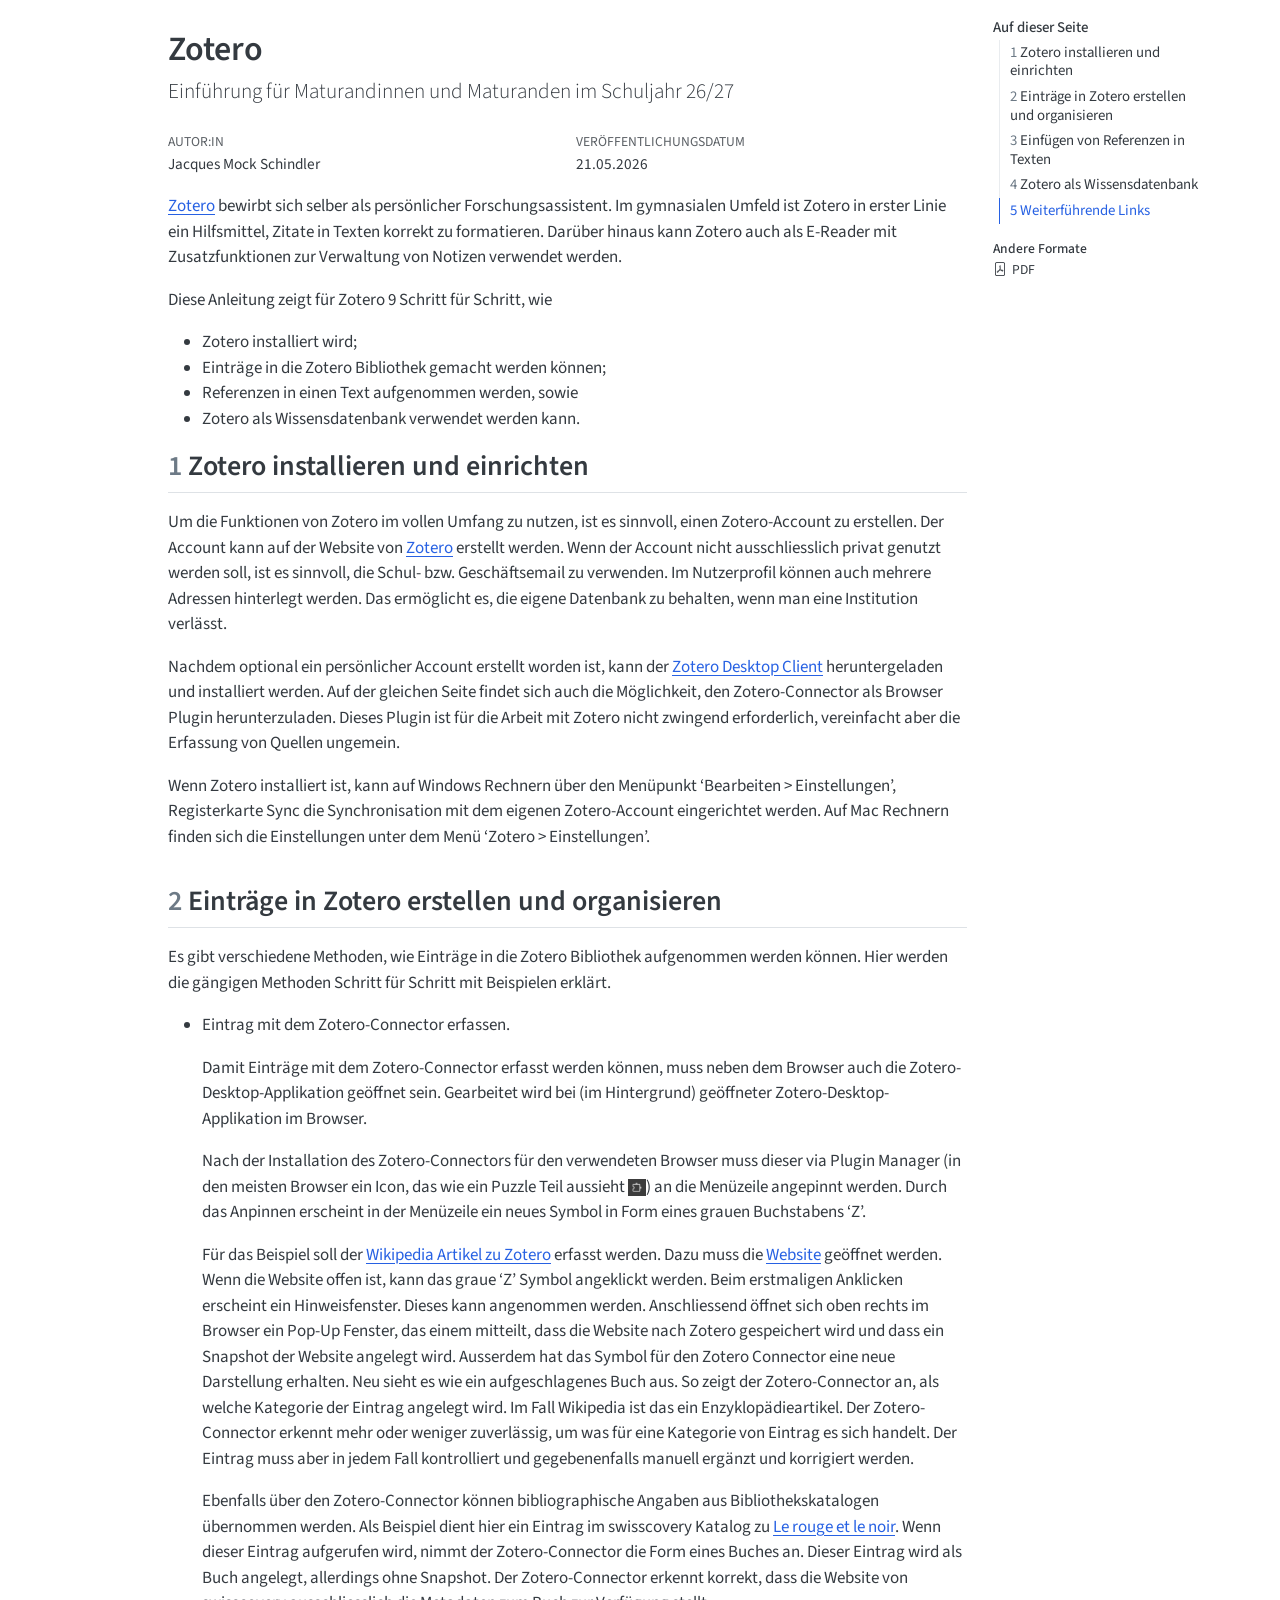
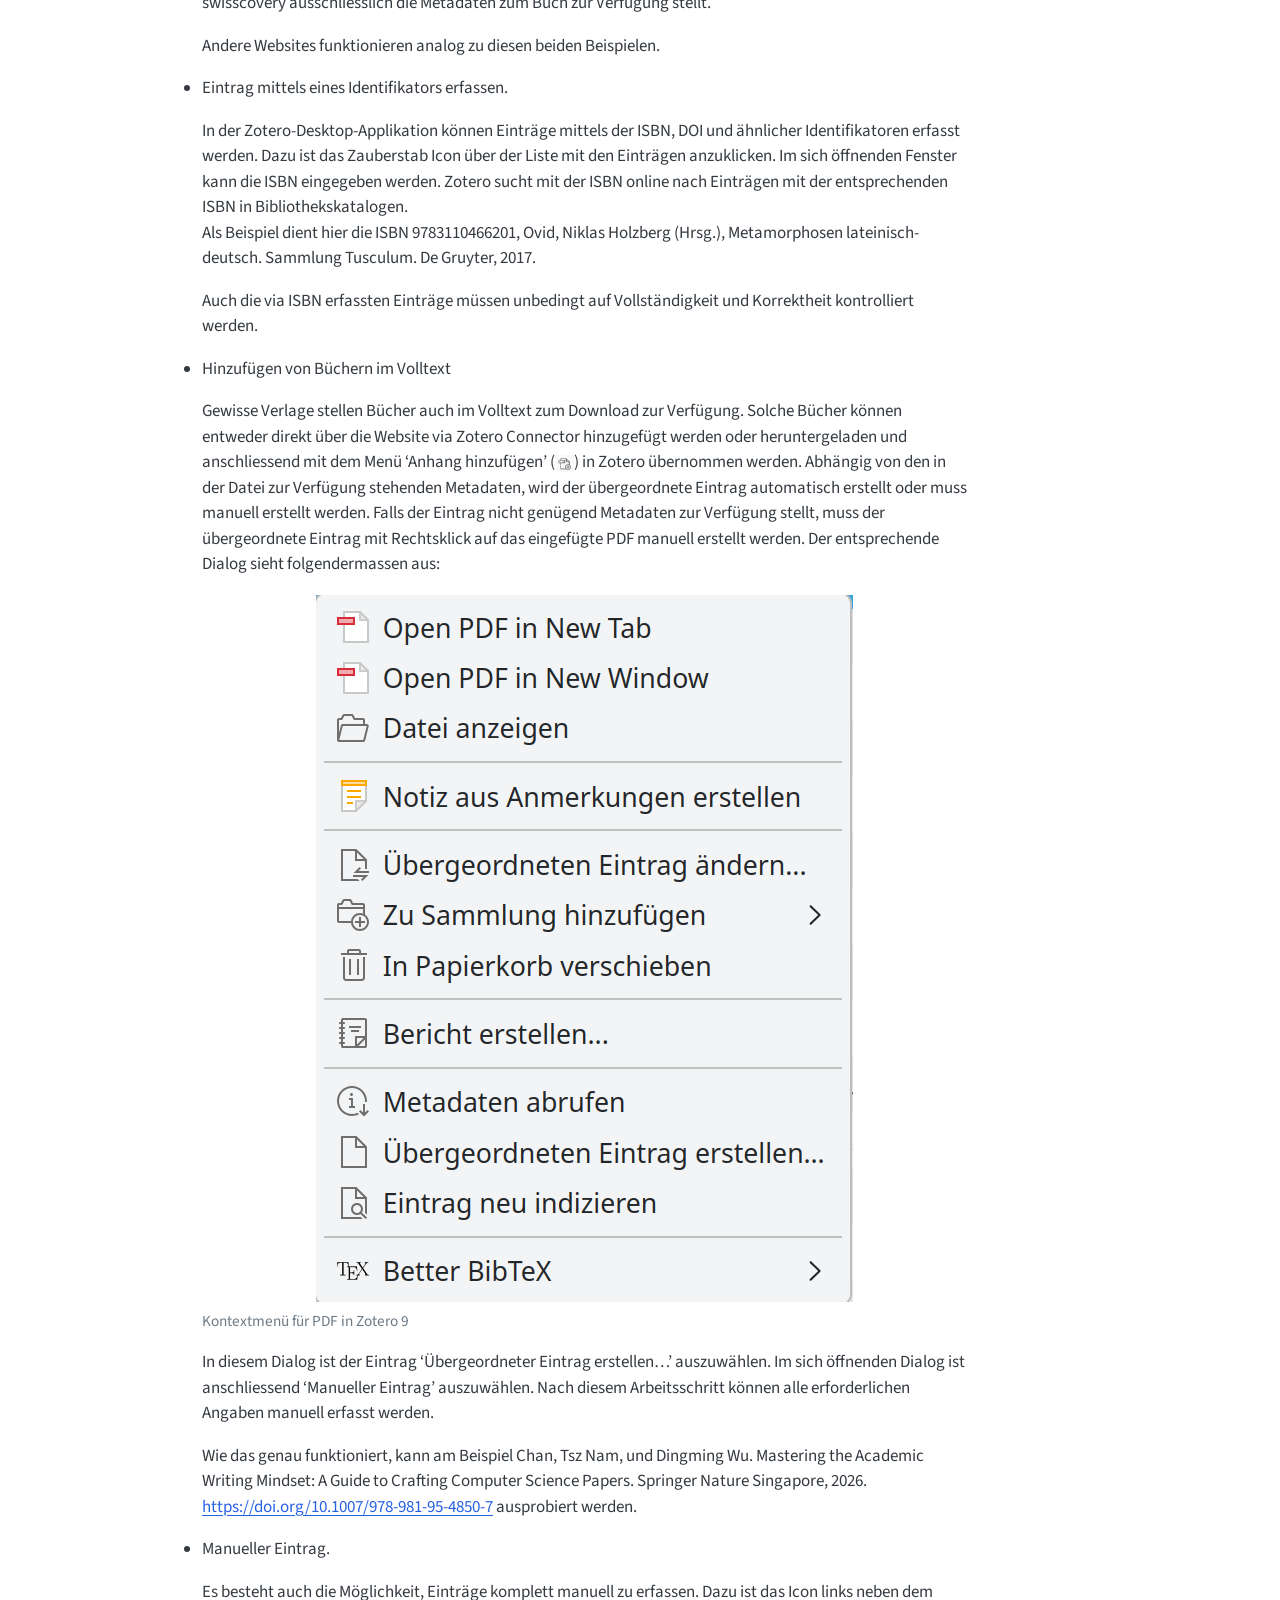
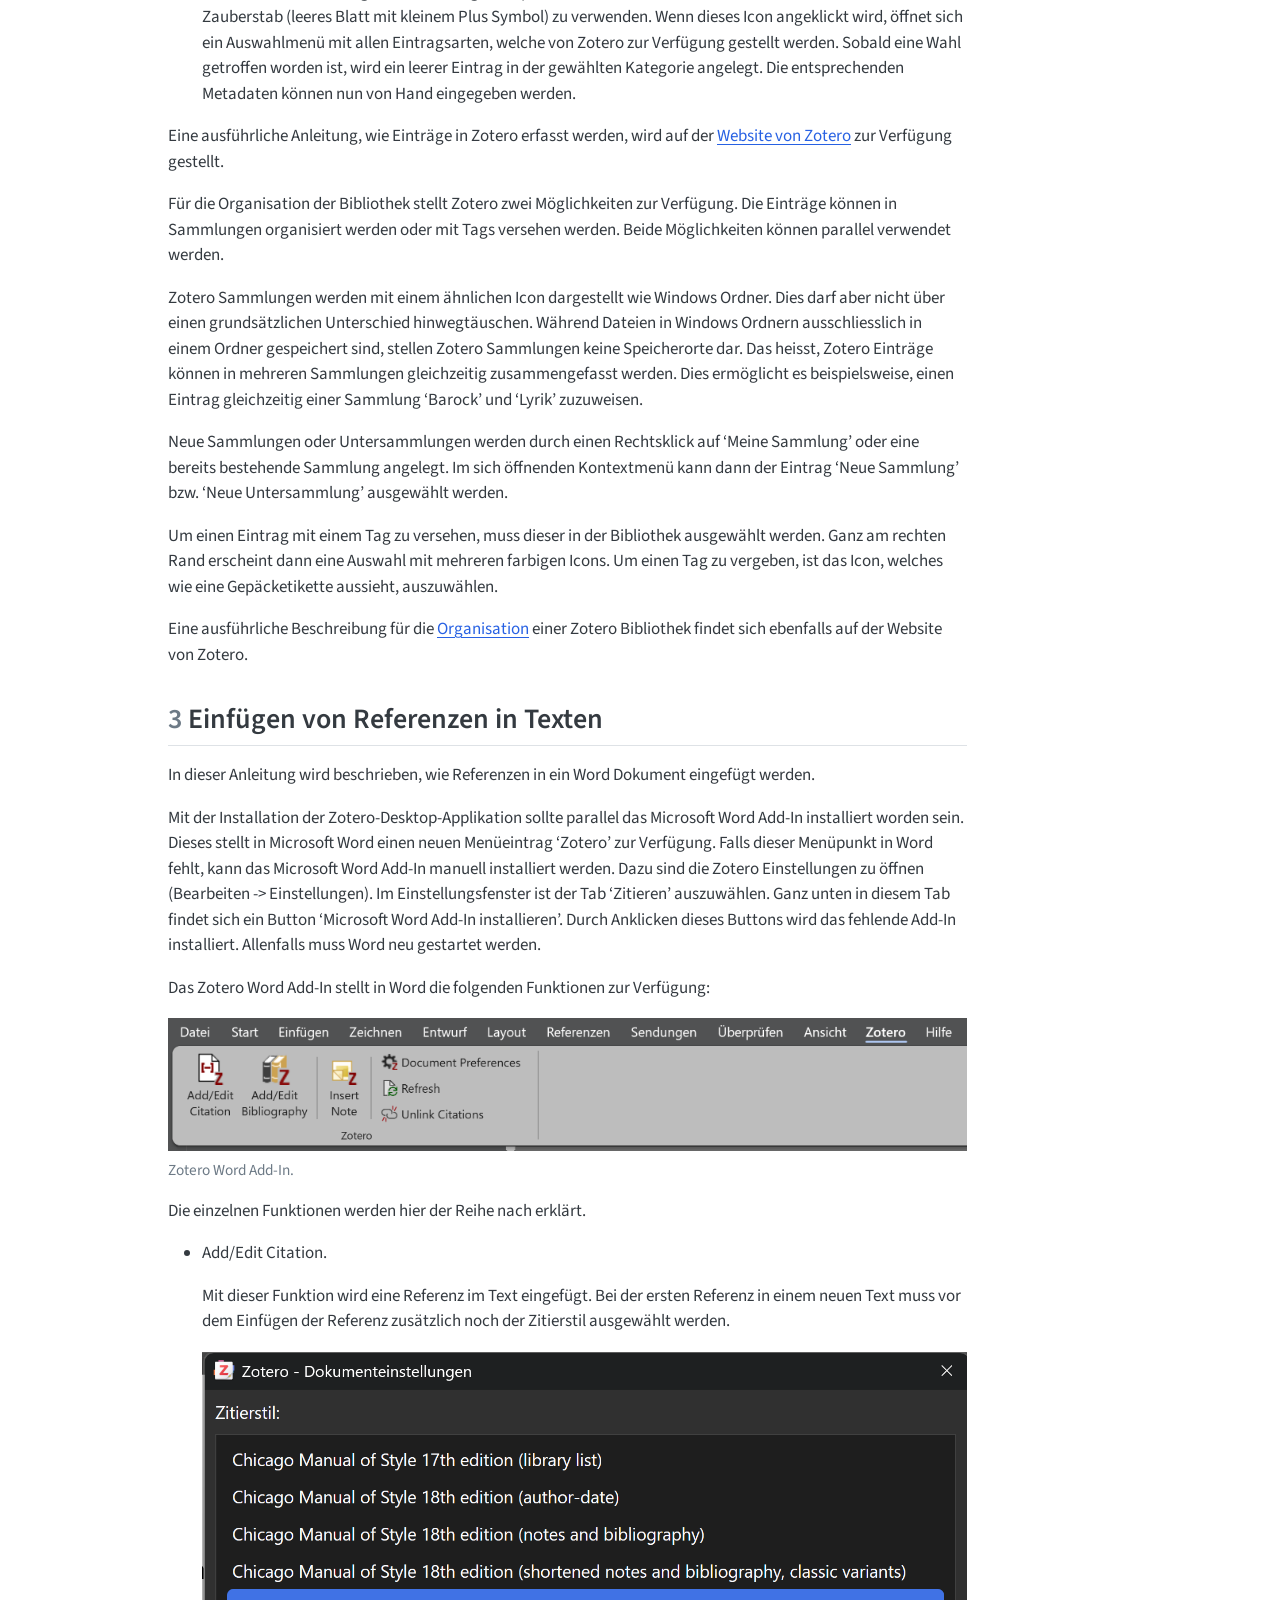
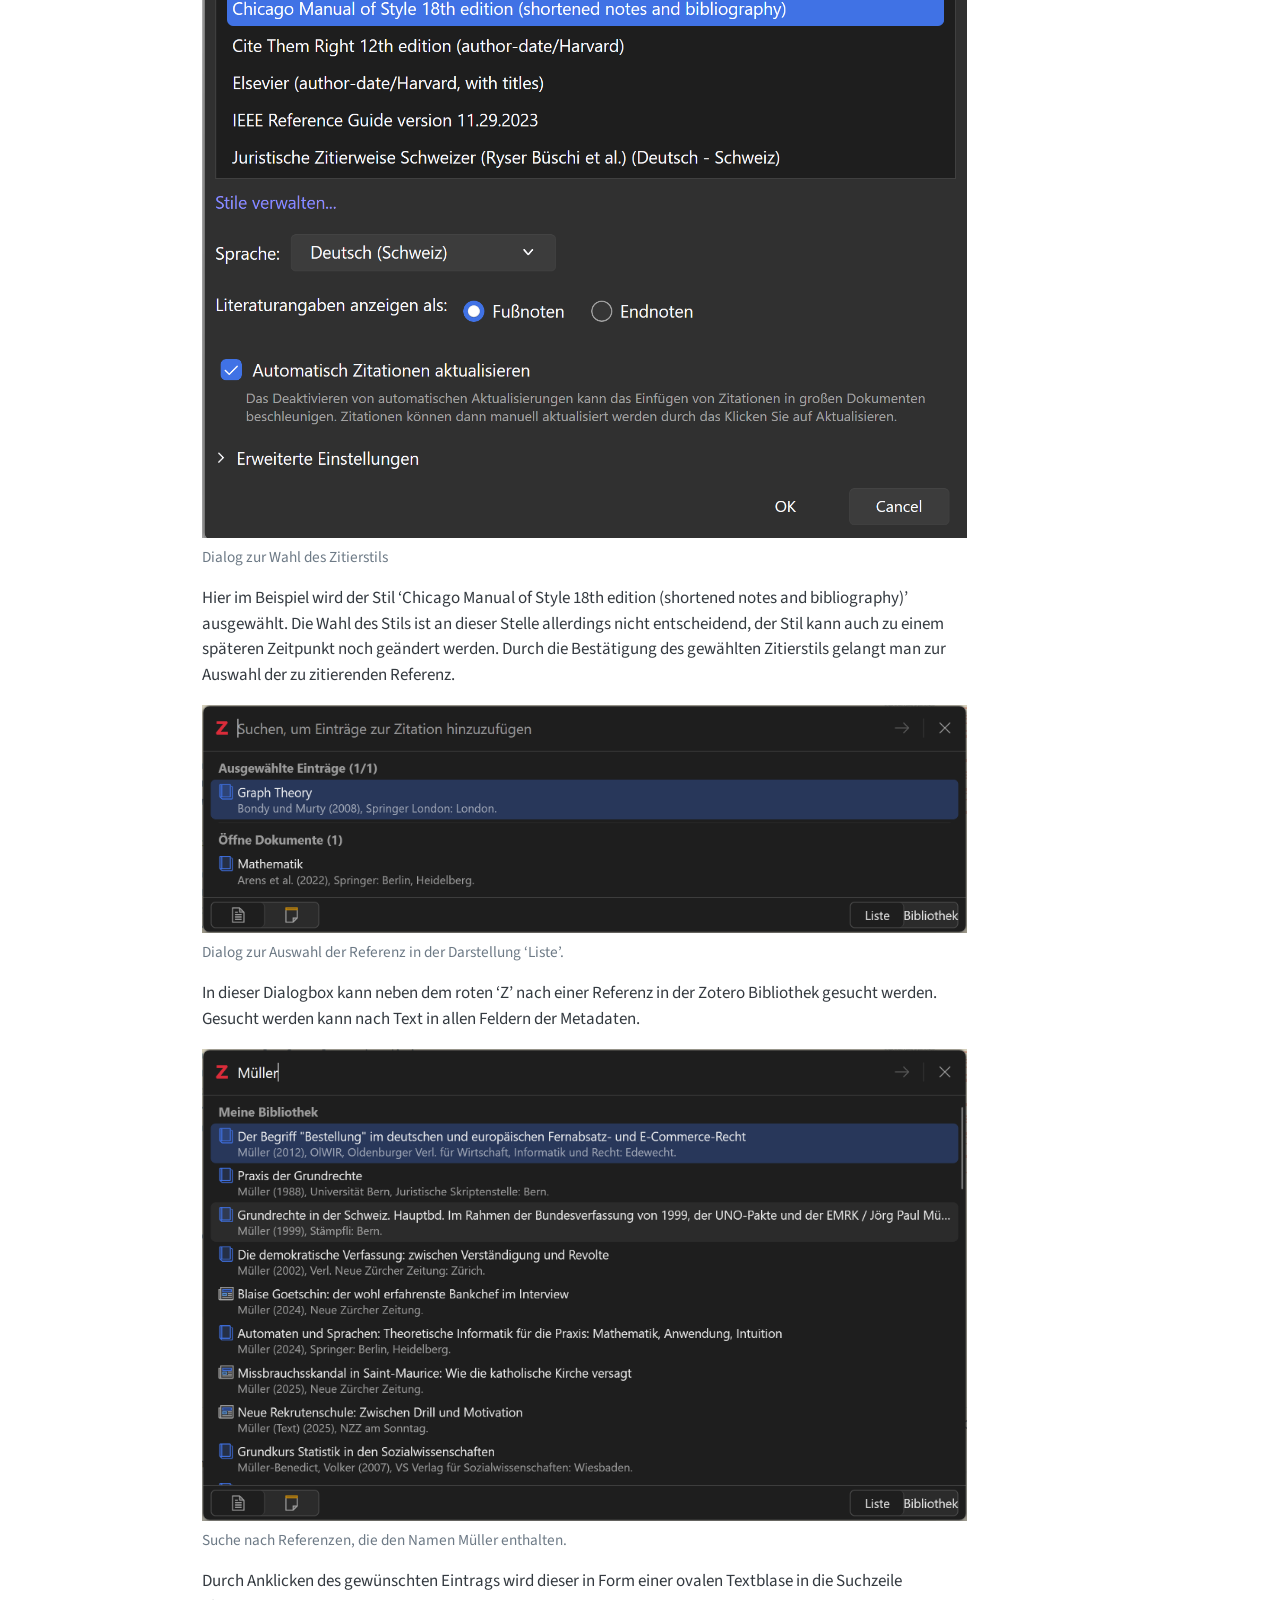
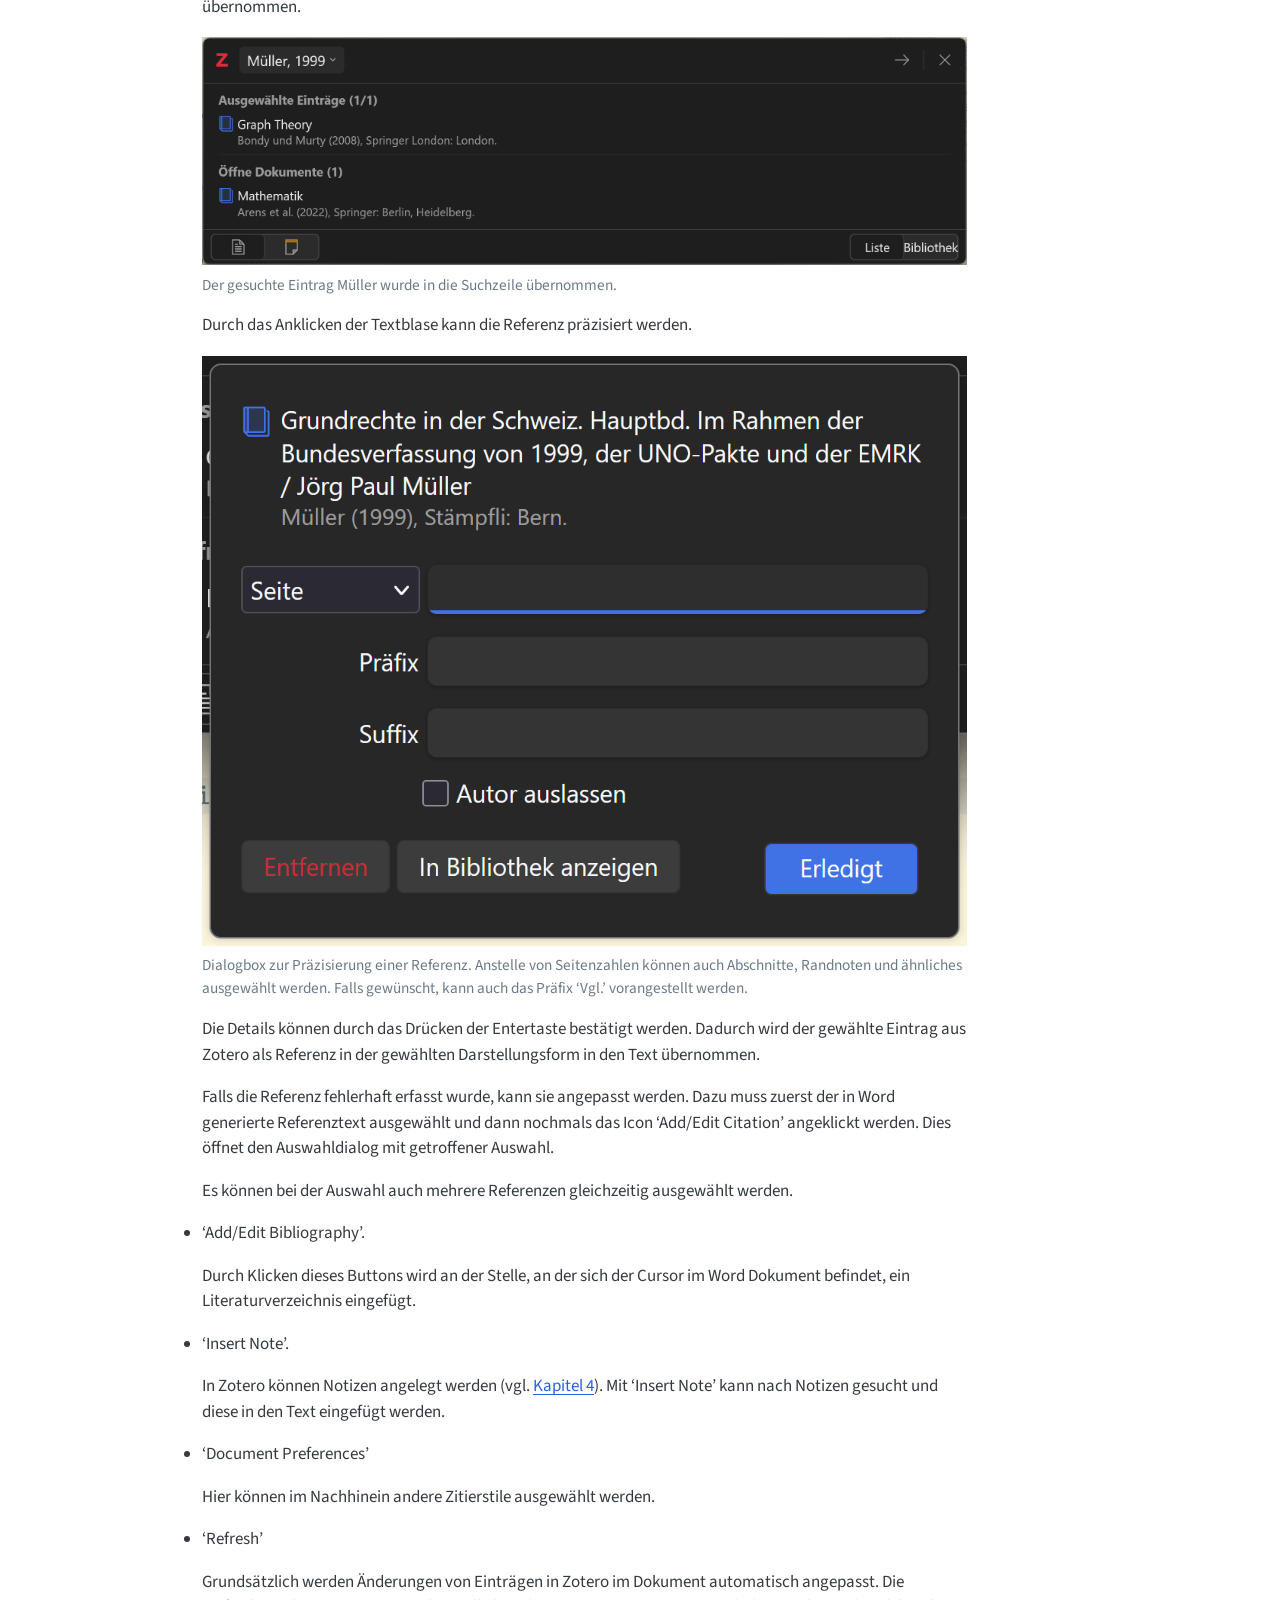
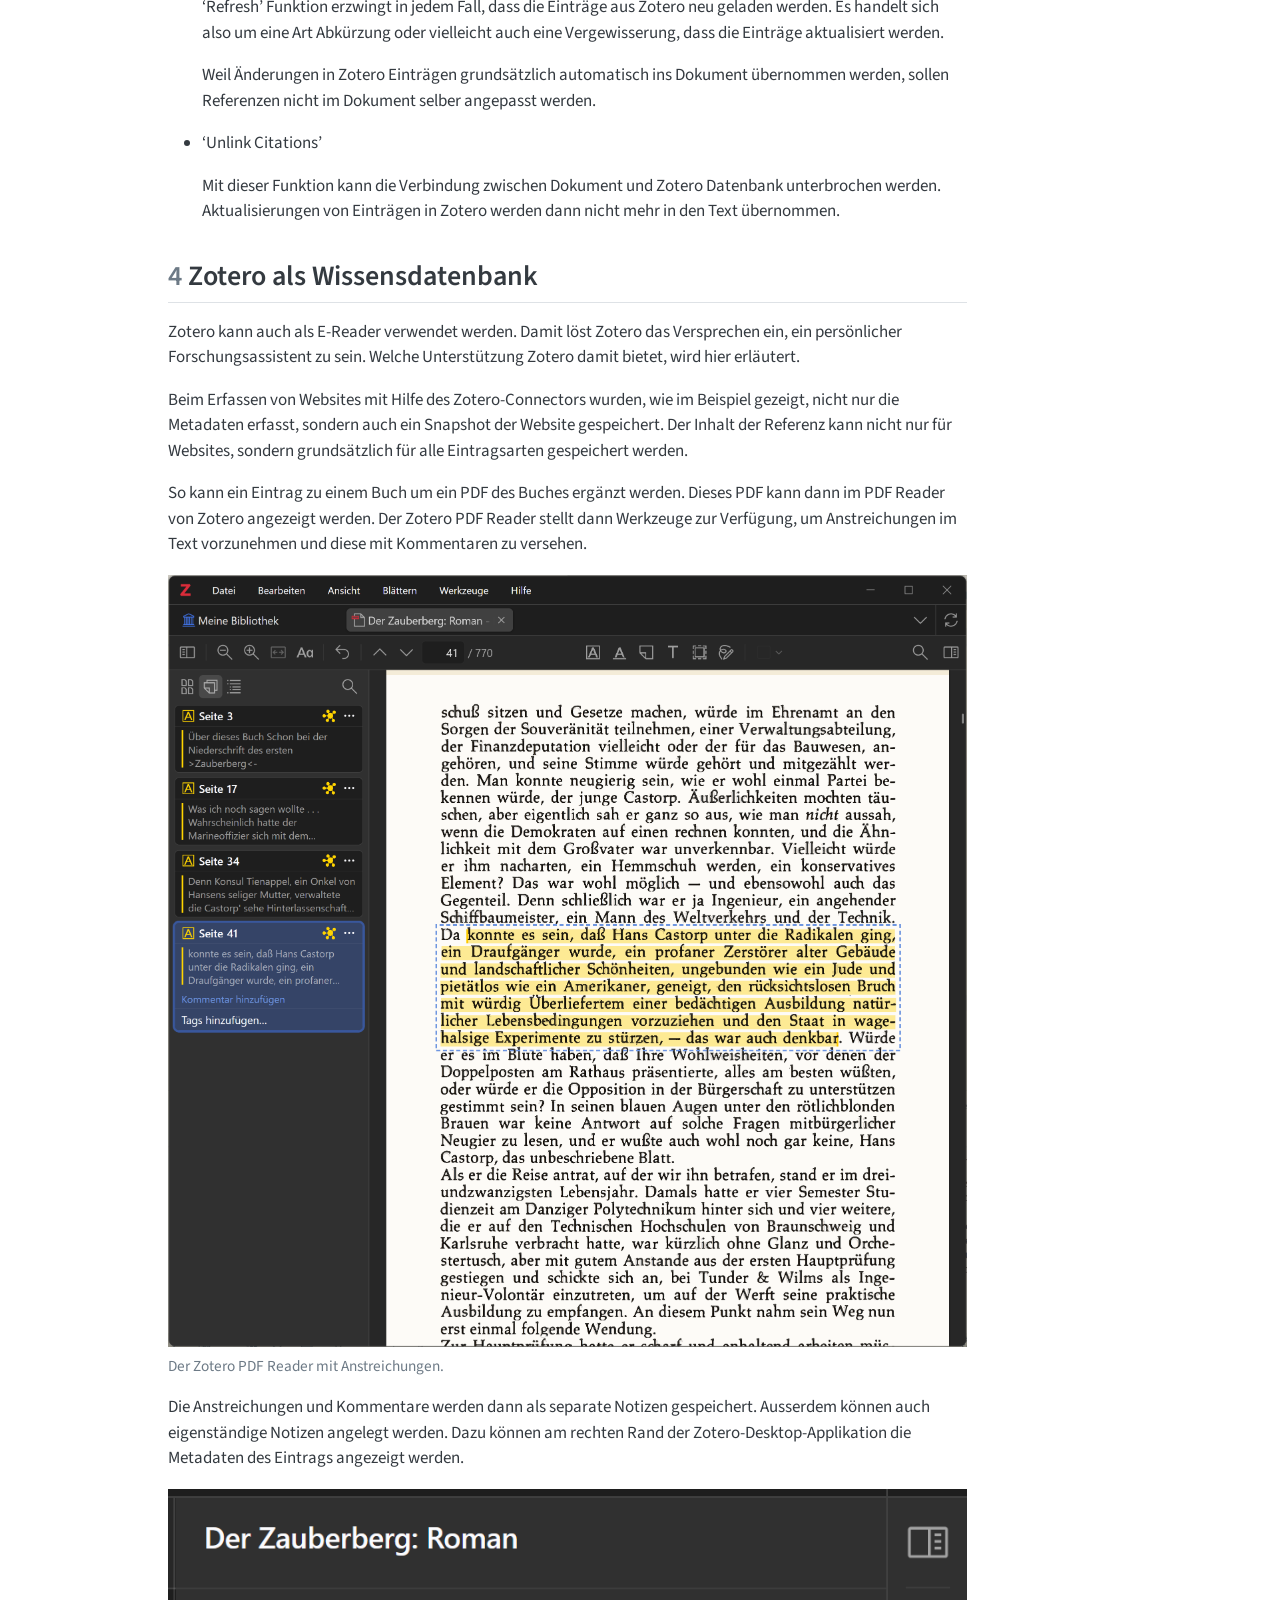
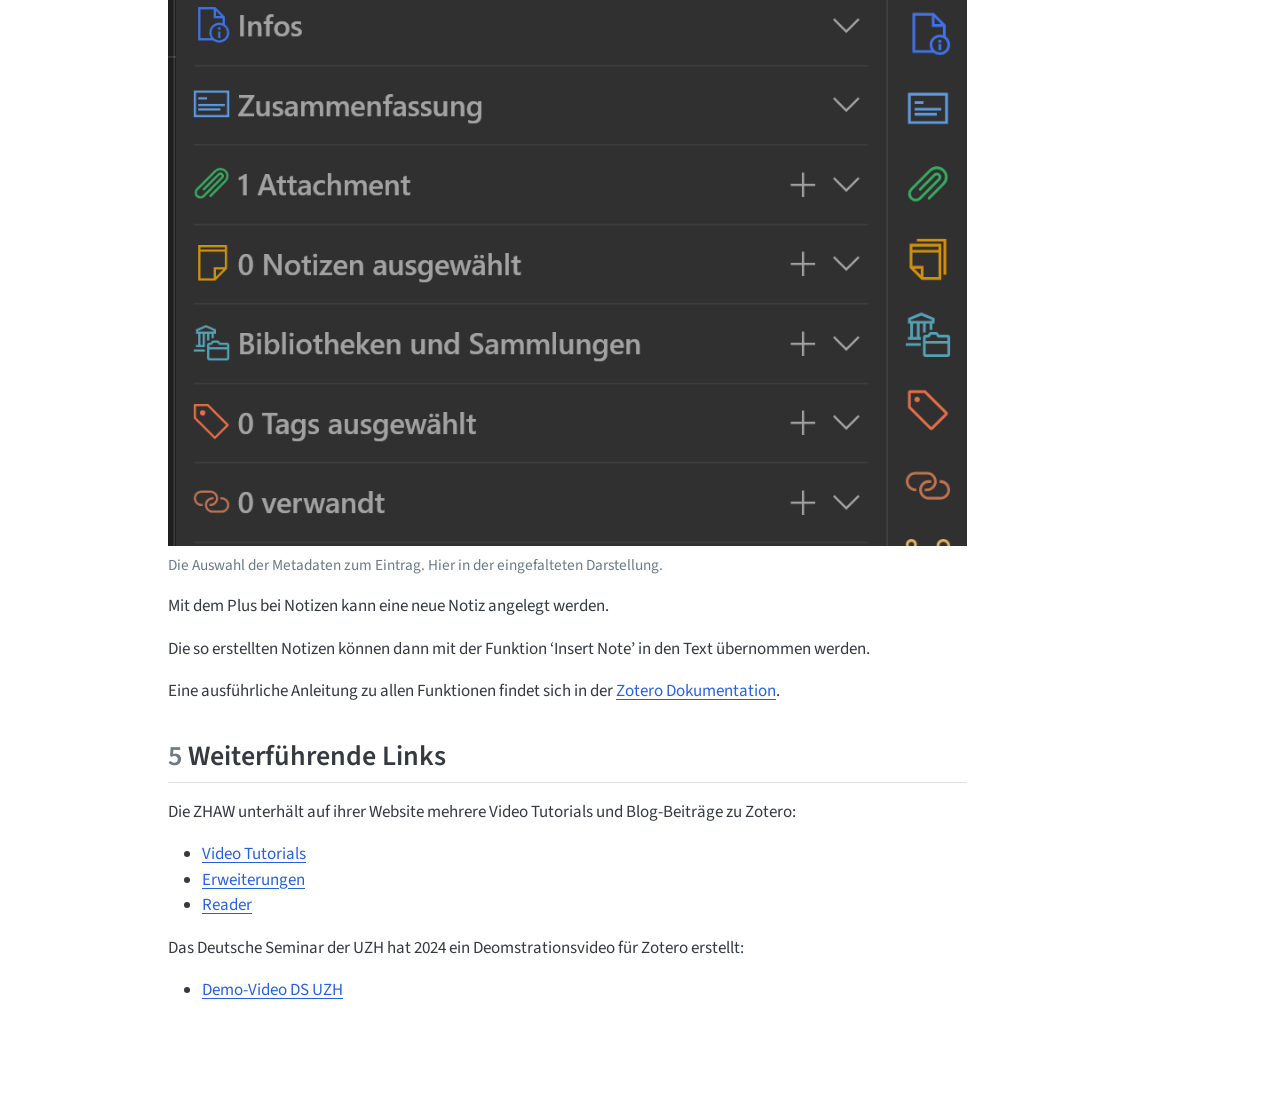
<file: docs/index.html>
<!DOCTYPE html>
<html xmlns="http://www.w3.org/1999/xhtml" lang="de-CH" xml:lang="de-CH"><head>

<meta charset="utf-8">
<meta name="generator" content="quarto-1.10.0">

<meta name="viewport" content="width=device-width, initial-scale=1.0, user-scalable=yes">

<meta name="author" content="Jacques Mock Schindler">

<title>Zotero</title>
<style>
/* Default styles provided by pandoc.
** See https://pandoc.org/MANUAL.html#variables-for-html for config info.
*/
code{white-space: pre-wrap;}
span.smallcaps{font-variant: small-caps;}
div.columns{display: flex; gap: min(4vw, 1.5em);}
div.column{flex: auto; overflow-x: auto;}
div.hanging-indent{margin-left: 1.5em; text-indent: -1.5em;}
ul.task-list{list-style: none;}
ul.task-list li input[type="checkbox"] {
  width: 0.8em;
  margin: 0 0.8em 0.2em -1em; /* quarto-specific, see https://github.com/quarto-dev/quarto-cli/issues/4556 */ 
  vertical-align: middle;
}
</style>


<script src="site_libs/quarto-nav/quarto-nav.js"></script>
<script src="site_libs/clipboard/clipboard.min.js"></script>
<script src="site_libs/quarto-search/autocomplete.umd.js"></script>
<script src="site_libs/quarto-search/fuse.min.js"></script>
<script src="site_libs/quarto-search/quarto-search.js"></script>
<meta name="quarto:offset" content="./">
<script src="site_libs/quarto-html/quarto.js" type="module"></script>
<script src="site_libs/quarto-html/tabsets/tabsets.js" type="module"></script>
<script src="site_libs/quarto-html/popper.min.js"></script>
<script src="site_libs/quarto-html/tippy.umd.min.js"></script>
<script src="site_libs/quarto-html/anchor.min.js"></script>
<link href="site_libs/quarto-html/tippy.css" rel="stylesheet">
<link href="site_libs/quarto-html/quarto-syntax-highlighting-9c5e1a58ae97b3faeeb5cca0e0e2eaf1.css" rel="stylesheet" id="quarto-text-highlighting-styles">
<script src="site_libs/bootstrap/bootstrap.min.js"></script>
<link href="site_libs/bootstrap/bootstrap-icons.css" rel="stylesheet">
<link href="site_libs/bootstrap/bootstrap-ce8482e3591a09e75e821f2104150fbc.min.css" rel="stylesheet" append-hash="true" id="quarto-bootstrap" data-mode="light">
<script id="quarto-search-options" type="application/json">{
  "location": "sidebar",
  "copy-button": false,
  "collapse-after": 3,
  "panel-placement": "start",
  "type": "textbox",
  "limit": 50,
  "keyboard-shortcut": [
    "f",
    "/",
    "s"
  ],
  "show-item-context": false,
  "language": {
    "search-no-results-text": "Keine Treffer",
    "search-matching-documents-text": "Treffer",
    "search-copy-link-title": "Link in die Suche kopieren",
    "search-hide-matches-text": "Zusätzliche Treffer verbergen",
    "search-more-match-text": "weitere Treffer in diesem Dokument",
    "search-more-matches-text": "weitere Treffer in diesem Dokument",
    "search-clear-button-title": "Zurücksetzen",
    "search-text-placeholder": "",
    "search-detached-cancel-button-title": "Abbrechen",
    "search-submit-button-title": "Abschicken",
    "search-label": "Suchen"
  }
}</script>


</head>

<body class="quarto-light">

<div id="quarto-search-results"></div>
<!-- content -->
<div id="quarto-content" class="quarto-container page-columns page-rows-contents page-layout-article">
<!-- sidebar -->
<!-- margin-sidebar -->
    <div id="quarto-margin-sidebar" class="sidebar margin-sidebar">
        <nav id="TOC" role="doc-toc" class="toc-active">
    <h2 id="toc-title">Auf dieser Seite</h2>
   
  <ul>
  <li><a href="#zotero-installieren-und-einrichten" id="toc-zotero-installieren-und-einrichten" class="nav-link active" data-scroll-target="#zotero-installieren-und-einrichten"><span class="header-section-number">1</span> Zotero installieren und einrichten</a></li>
  <li><a href="#einträge-in-zotero-erstellen-und-organisieren" id="toc-einträge-in-zotero-erstellen-und-organisieren" class="nav-link" data-scroll-target="#einträge-in-zotero-erstellen-und-organisieren"><span class="header-section-number">2</span> Einträge in Zotero erstellen und organisieren</a></li>
  <li><a href="#einfügen-von-referenzen-in-texten" id="toc-einfügen-von-referenzen-in-texten" class="nav-link" data-scroll-target="#einfügen-von-referenzen-in-texten"><span class="header-section-number">3</span> Einfügen von Referenzen in Texten</a></li>
  <li><a href="#sec-notizen" id="toc-sec-notizen" class="nav-link" data-scroll-target="#sec-notizen"><span class="header-section-number">4</span> Zotero als Wissensdatenbank</a></li>
  <li><a href="#weiterführende-links" id="toc-weiterführende-links" class="nav-link" data-scroll-target="#weiterführende-links"><span class="header-section-number">5</span> Weiterführende Links</a></li>
  </ul>
<div class="quarto-alternate-formats"><h2>Andere Formate</h2><ul><li><a href="zotero_anleitung.pdf"><i class="bi bi-file-pdf"></i>PDF</a></li></ul></div></nav>
    </div>
<!-- main -->
<main class="content" id="quarto-document-content">

<header id="title-block-header" class="quarto-title-block default">
<div class="quarto-title">
<h1 class="title">Zotero</h1>
<p class="subtitle lead">Einführung für Maturandinnen und Maturanden im Schuljahr 26/27</p>
</div>



<div class="quarto-title-meta">

    <div>
    <div class="quarto-title-meta-heading">Autor:in</div>
    <div class="quarto-title-meta-contents">
             <p>Jacques Mock Schindler </p>
          </div>
  </div>
    
    <div>
    <div class="quarto-title-meta-heading">Veröffentlichungsdatum</div>
    <div class="quarto-title-meta-contents">
      <p class="date">21.05.2026</p>
    </div>
  </div>
  
    
  </div>
  


</header>


<p><a href="https://www.zotero.org/">Zotero</a> bewirbt sich selber als persönlicher Forschungsassistent. Im gymnasialen Umfeld ist Zotero in erster Linie ein Hilfsmittel, Zitate in Texten korrekt zu formatieren. Darüber hinaus kann Zotero auch als E-Reader mit Zusatzfunktionen zur Verwaltung von Notizen verwendet werden.</p>
<p>Diese Anleitung zeigt für Zotero 9 Schritt für Schritt, wie</p>
<ul>
<li>Zotero installiert wird;</li>
<li>Einträge in die Zotero Bibliothek gemacht werden können;</li>
<li>Referenzen in einen Text aufgenommen werden, sowie</li>
<li>Zotero als Wissensdatenbank verwendet werden kann.</li>
</ul>
<section id="zotero-installieren-und-einrichten" class="level2" data-number="1">
<h2 data-number="1" class="anchored" data-anchor-id="zotero-installieren-und-einrichten"><span class="header-section-number">1</span> Zotero installieren und einrichten</h2>
<p>Um die Funktionen von Zotero im vollen Umfang zu nutzen, ist es sinnvoll, einen Zotero-Account zu erstellen. Der Account kann auf der Website von <a href="https://www.zotero.org/user/register">Zotero</a> erstellt werden. Wenn der Account nicht ausschliesslich privat genutzt werden soll, ist es sinnvoll, die Schul- bzw.&nbsp;Geschäftsemail zu verwenden. Im Nutzerprofil können auch mehrere Adressen hinterlegt werden. Das ermöglicht es, die eigene Datenbank zu behalten, wenn man eine Institution verlässt.</p>
<p>Nachdem optional ein persönlicher Account erstellt worden ist, kann der <a href="https://www.zotero.org/download/">Zotero Desktop Client</a> heruntergeladen und installiert werden. Auf der gleichen Seite findet sich auch die Möglichkeit, den Zotero-Connector als Browser Plugin herunterzuladen. Dieses Plugin ist für die Arbeit mit Zotero nicht zwingend erforderlich, vereinfacht aber die Erfassung von Quellen ungemein.</p>
<p>Wenn Zotero installiert ist, kann auf Windows Rechnern über den Menüpunkt ‘Bearbeiten &gt; Einstellungen’, Registerkarte Sync die Synchronisation mit dem eigenen Zotero-Account eingerichtet werden. Auf Mac Rechnern finden sich die Einstellungen unter dem Menü ‘Zotero &gt; Einstellungen’.</p>
</section>
<section id="einträge-in-zotero-erstellen-und-organisieren" class="level2" data-number="2">
<h2 data-number="2" class="anchored" data-anchor-id="einträge-in-zotero-erstellen-und-organisieren"><span class="header-section-number">2</span> Einträge in Zotero erstellen und organisieren</h2>
<p>Es gibt verschiedene Methoden, wie Einträge in die Zotero Bibliothek aufgenommen werden können. Hier werden die gängigen Methoden Schritt für Schritt mit Beispielen erklärt.</p>
<ul>
<li><p>Eintrag mit dem Zotero-Connector erfassen.</p>
<p>Damit Einträge mit dem Zotero-Connector erfasst werden können, muss neben dem Browser auch die Zotero-Desktop-Applikation geöffnet sein. Gearbeitet wird bei (im Hintergrund) geöffneter Zotero-Desktop-Applikation im Browser.</p>
<p>Nach der Installation des Zotero-Connectors für den verwendeten Browser muss dieser via Plugin Manager (in den meisten Browser ein Icon, das wie ein Puzzle Teil aussieht <img src="image.png" style="height:1em">) an die Menüzeile angepinnt werden. Durch das Anpinnen erscheint in der Menüzeile ein neues Symbol in Form eines grauen Buchstabens ‘Z’.</p>
<p>Für das Beispiel soll der <a href="https://de.wikipedia.org/wiki/Zotero">Wikipedia Artikel zu Zotero</a> erfasst werden. Dazu muss die <a href="https://de.wikipedia.org/wiki/Zotero">Website</a> geöffnet werden. Wenn die Website offen ist, kann das graue ‘Z’ Symbol angeklickt werden. Beim erstmaligen Anklicken erscheint ein Hinweisfenster. Dieses kann angenommen werden. Anschliessend öffnet sich oben rechts im Browser ein Pop-Up Fenster, das einem mitteilt, dass die Website nach Zotero gespeichert wird und dass ein Snapshot der Website angelegt wird. Ausserdem hat das Symbol für den Zotero Connector eine neue Darstellung erhalten. Neu sieht es wie ein aufgeschlagenes Buch aus. So zeigt der Zotero-Connector an, als welche Kategorie der Eintrag angelegt wird. Im Fall Wikipedia ist das ein Enzyklopädieartikel. Der Zotero-Connector erkennt mehr oder weniger zuverlässig, um was für eine Kategorie von Eintrag es sich handelt. Der Eintrag muss aber in jedem Fall kontrolliert und gegebenenfalls manuell ergänzt und korrigiert werden.</p>
<p>Ebenfalls über den Zotero-Connector können bibliographische Angaben aus Bibliothekskatalogen übernommen werden. Als Beispiel dient hier ein Eintrag im swisscovery Katalog zu <a href="https://swisscovery.slsp.ch/discovery/fulldisplay?docid=alma991171274013205501&amp;context=L&amp;vid=41SLSP_NETWORK:VU1_UNION&amp;lang=de&amp;search_scope=DN_and_CI&amp;adaptor=Local%20Search%20Engine&amp;isFrbr=true&amp;tab=41SLSP_NETWORK&amp;query=any,contains,le%20rouge%20et%20le%20noir&amp;sortby=date_d&amp;facet=frbrgroupid,include,9034117119244122733&amp;offset=0">Le rouge et le noir</a>. Wenn dieser Eintrag aufgerufen wird, nimmt der Zotero-Connector die Form eines Buches an. Dieser Eintrag wird als Buch angelegt, allerdings ohne Snapshot. Der Zotero-Connector erkennt korrekt, dass die Website von swisscovery ausschliesslich die Metadaten zum Buch zur Verfügung stellt.</p>
<p>Andere Websites funktionieren analog zu diesen beiden Beispielen.</p></li>
<li><p>Eintrag mittels eines Identifikators erfassen.</p>
<p>In der Zotero-Desktop-Applikation können Einträge mittels der ISBN, DOI und ähnlicher Identifikatoren erfasst werden. Dazu ist das Zauberstab Icon über der Liste mit den Einträgen anzuklicken. Im sich öffnenden Fenster kann die ISBN eingegeben werden. Zotero sucht mit der ISBN online nach Einträgen mit der entsprechenden ISBN in Bibliothekskatalogen.<br>
Als Beispiel dient hier die ISBN 9783110466201, Ovid, Niklas Holzberg (Hrsg.), Metamorphosen lateinisch-deutsch. Sammlung Tusculum. De Gruyter, 2017.</p>
<p>Auch die via ISBN erfassten Einträge müssen unbedingt auf Vollständigkeit und Korrektheit kontrolliert werden.</p></li>
<li><p>Hinzufügen von Büchern im Volltext</p>
<p>Gewisse Verlage stellen Bücher auch im Volltext zum Download zur Verfügung. Solche Bücher können entweder direkt über die Website via Zotero Connector hinzugefügt werden oder heruntergeladen und anschliessend mit dem Menü ‘Anhang hinzufügen’ (<img src="anhang_hinzufuegen.png" style="height:1em">) in Zotero übernommen werden. Abhängig von den in der Datei zur Verfügung stehenden Metadaten, wird der übergeordnete Eintrag automatisch erstellt oder muss manuell erstellt werden. Falls der Eintrag nicht genügend Metadaten zur Verfügung stellt, muss der übergeordnete Eintrag mit Rechtsklick auf das eingefügte PDF manuell erstellt werden. Der entsprechende Dialog sieht folgendermassen aus:</p>
<div class="quarto-figure quarto-figure-center">
<figure class="figure">
<p><img src="pdf_kontextdialog.png" class="img-fluid figure-img"></p>
<figcaption>Kontextmenü für PDF in Zotero 9</figcaption>
</figure>
</div>
<p>In diesem Dialog ist der Eintrag ‘Übergeordneter Eintrag erstellen…’ auszuwählen. Im sich öffnenden Dialog ist anschliessend ‘Manueller Eintrag’ auszuwählen. Nach diesem Arbeitsschritt können alle erforderlichen Angaben manuell erfasst werden.</p>
<p>Wie das genau funktioniert, kann am Beispiel Chan, Tsz Nam, und Dingming Wu. Mastering the Academic Writing Mindset: A Guide to Crafting Computer Science Papers. Springer Nature Singapore, 2026. <a href="https://doi.org/10.1007/978-981-95-4850-7">https://doi.org/10.1007/978-981-95-4850-7</a> ausprobiert werden.</p></li>
<li><p>Manueller Eintrag.</p>
<p>Es besteht auch die Möglichkeit, Einträge komplett manuell zu erfassen. Dazu ist das Icon links neben dem Zauberstab (leeres Blatt mit kleinem Plus Symbol) zu verwenden. Wenn dieses Icon angeklickt wird, öffnet sich ein Auswahlmenü mit allen Eintragsarten, welche von Zotero zur Verfügung gestellt werden. Sobald eine Wahl getroffen worden ist, wird ein leerer Eintrag in der gewählten Kategorie angelegt. Die entsprechenden Metadaten können nun von Hand eingegeben werden.</p></li>
</ul>
<p>Eine ausführliche Anleitung, wie Einträge in Zotero erfasst werden, wird auf der <a href="https://www.zotero.org/support/adding_items_to_zotero">Website von Zotero</a> zur Verfügung gestellt.</p>
<p>Für die Organisation der Bibliothek stellt Zotero zwei Möglichkeiten zur Verfügung. Die Einträge können in Sammlungen organisiert werden oder mit Tags versehen werden. Beide Möglichkeiten können parallel verwendet werden.</p>
<p>Zotero Sammlungen werden mit einem ähnlichen Icon dargestellt wie Windows Ordner. Dies darf aber nicht über einen grundsätzlichen Unterschied hinwegtäuschen. Während Dateien in Windows Ordnern ausschliesslich in einem Ordner gespeichert sind, stellen Zotero Sammlungen keine Speicherorte dar. Das heisst, Zotero Einträge können in mehreren Sammlungen gleichzeitig zusammengefasst werden. Dies ermöglicht es beispielsweise, einen Eintrag gleichzeitig einer Sammlung ‘Barock’ und ‘Lyrik’ zuzuweisen.</p>
<p>Neue Sammlungen oder Untersammlungen werden durch einen Rechtsklick auf ‘Meine Sammlung’ oder eine bereits bestehende Sammlung angelegt. Im sich öffnenden Kontextmenü kann dann der Eintrag ‘Neue Sammlung’ bzw. ‘Neue Untersammlung’ ausgewählt werden.</p>
<p>Um einen Eintrag mit einem Tag zu versehen, muss dieser in der Bibliothek ausgewählt werden. Ganz am rechten Rand erscheint dann eine Auswahl mit mehreren farbigen Icons. Um einen Tag zu vergeben, ist das Icon, welches wie eine Gepäcketikette aussieht, auszuwählen.</p>
<p>Eine ausführliche Beschreibung für die <a href="https://www.zotero.org/support/collections_and_tags">Organisation</a> einer Zotero Bibliothek findet sich ebenfalls auf der Website von Zotero.</p>
</section>
<section id="einfügen-von-referenzen-in-texten" class="level2" data-number="3">
<h2 data-number="3" class="anchored" data-anchor-id="einfügen-von-referenzen-in-texten"><span class="header-section-number">3</span> Einfügen von Referenzen in Texten</h2>
<p>In dieser Anleitung wird beschrieben, wie Referenzen in ein Word Dokument eingefügt werden.</p>
<p>Mit der Installation der Zotero-Desktop-Applikation sollte parallel das Microsoft Word Add-In installiert worden sein. Dieses stellt in Microsoft Word einen neuen Menüeintrag ‘Zotero’ zur Verfügung. Falls dieser Menüpunkt in Word fehlt, kann das Microsoft Word Add-In manuell installiert werden. Dazu sind die Zotero Einstellungen zu öffnen (Bearbeiten -&gt; Einstellungen). Im Einstellungsfenster ist der Tab ‘Zitieren’ auszuwählen. Ganz unten in diesem Tab findet sich ein Button ‘Microsoft Word Add-In installieren’. Durch Anklicken dieses Buttons wird das fehlende Add-In installiert. Allenfalls muss Word neu gestartet werden.</p>
<p>Das Zotero Word Add-In stellt in Word die folgenden Funktionen zur Verfügung:</p>
<div class="quarto-figure quarto-figure-center">
<figure class="figure">
<p><img src="word_add-in.png" class="img-fluid figure-img"></p>
<figcaption>Zotero Word Add-In.</figcaption>
</figure>
</div>
<p>Die einzelnen Funktionen werden hier der Reihe nach erklärt.</p>
<ul>
<li><p>Add/Edit Citation.</p>
<p>Mit dieser Funktion wird eine Referenz im Text eingefügt. Bei der ersten Referenz in einem neuen Text muss vor dem Einfügen der Referenz zusätzlich noch der Zitierstil ausgewählt werden.</p>
<div class="quarto-figure quarto-figure-center">
<figure class="figure">
<p><img src="zitierstil.png" class="img-fluid figure-img"></p>
<figcaption>Dialog zur Wahl des Zitierstils</figcaption>
</figure>
</div>
<p>Hier im Beispiel wird der Stil ‘Chicago Manual of Style 18th edition (shortened notes and bibliography)’ ausgewählt. Die Wahl des Stils ist an dieser Stelle allerdings nicht entscheidend, der Stil kann auch zu einem späteren Zeitpunkt noch geändert werden. Durch die Bestätigung des gewählten Zitierstils gelangt man zur Auswahl der zu zitierenden Referenz.</p>
<div class="quarto-figure quarto-figure-center">
<figure class="figure">
<p><img src="auswahldialog.png" class="img-fluid figure-img"></p>
<figcaption>Dialog zur Auswahl der Referenz in der Darstellung ‘Liste’.</figcaption>
</figure>
</div>
<p>In dieser Dialogbox kann neben dem roten ‘Z’ nach einer Referenz in der Zotero Bibliothek gesucht werden. Gesucht werden kann nach Text in allen Feldern der Metadaten.</p>
<div class="quarto-figure quarto-figure-center">
<figure class="figure">
<p><img src="mueller_suche.png" class="img-fluid figure-img"></p>
<figcaption>Suche nach Referenzen, die den Namen Müller enthalten.</figcaption>
</figure>
</div>
<p>Durch Anklicken des gewünschten Eintrags wird dieser in Form einer ovalen Textblase in die Suchzeile übernommen.</p>
<div class="quarto-figure quarto-figure-center">
<figure class="figure">
<p><img src="mueller_ausgewaehlt.png" class="img-fluid figure-img"></p>
<figcaption>Der gesuchte Eintrag Müller wurde in die Suchzeile übernommen.</figcaption>
</figure>
</div>
<p>Durch das Anklicken der Textblase kann die Referenz präzisiert werden.</p>
<div class="quarto-figure quarto-figure-center">
<figure class="figure">
<p><img src="praezisierung.png" class="img-fluid figure-img"></p>
<figcaption>Dialogbox zur Präzisierung einer Referenz. Anstelle von Seitenzahlen können auch Abschnitte, Randnoten und ähnliches ausgewählt werden. Falls gewünscht, kann auch das Präfix ‘Vgl.’ vorangestellt werden.</figcaption>
</figure>
</div>
<p>Die Details können durch das Drücken der Entertaste bestätigt werden. Dadurch wird der gewählte Eintrag aus Zotero als Referenz in der gewählten Darstellungsform in den Text übernommen.</p>
<p>Falls die Referenz fehlerhaft erfasst wurde, kann sie angepasst werden. Dazu muss zuerst der in Word generierte Referenztext ausgewählt und dann nochmals das Icon ‘Add/Edit Citation’ angeklickt werden. Dies öffnet den Auswahldialog mit getroffener Auswahl.</p>
<p>Es können bei der Auswahl auch mehrere Referenzen gleichzeitig ausgewählt werden.</p></li>
<li><p>‘Add/Edit Bibliography’.</p>
<p>Durch Klicken dieses Buttons wird an der Stelle, an der sich der Cursor im Word Dokument befindet, ein Literaturverzeichnis eingefügt.</p></li>
<li><p>‘Insert Note’.</p>
<p>In Zotero können Notizen angelegt werden (vgl. <a href="#sec-notizen" class="quarto-xref">Kapitel&nbsp;4</a>). Mit ‘Insert Note’ kann nach Notizen gesucht und diese in den Text eingefügt werden.</p></li>
<li><p>‘Document Preferences’</p>
<p>Hier können im Nachhinein andere Zitierstile ausgewählt werden.</p></li>
<li><p>‘Refresh’</p>
<p>Grundsätzlich werden Änderungen von Einträgen in Zotero im Dokument automatisch angepasst. Die ‘Refresh’ Funktion erzwingt in jedem Fall, dass die Einträge aus Zotero neu geladen werden. Es handelt sich also um eine Art Abkürzung oder vielleicht auch eine Vergewisserung, dass die Einträge aktualisiert werden.</p>
<p>Weil Änderungen in Zotero Einträgen grundsätzlich automatisch ins Dokument übernommen werden, sollen Referenzen nicht im Dokument selber angepasst werden.</p></li>
<li><p>‘Unlink Citations’</p>
<p>Mit dieser Funktion kann die Verbindung zwischen Dokument und Zotero Datenbank unterbrochen werden. Aktualisierungen von Einträgen in Zotero werden dann nicht mehr in den Text übernommen.</p></li>
</ul>
</section>
<section id="sec-notizen" class="level2" data-number="4">
<h2 data-number="4" class="anchored" data-anchor-id="sec-notizen"><span class="header-section-number">4</span> Zotero als Wissensdatenbank</h2>
<p>Zotero kann auch als E-Reader verwendet werden. Damit löst Zotero das Versprechen ein, ein persönlicher Forschungsassistent zu sein. Welche Unterstützung Zotero damit bietet, wird hier erläutert.</p>
<p>Beim Erfassen von Websites mit Hilfe des Zotero-Connectors wurden, wie im Beispiel gezeigt, nicht nur die Metadaten erfasst, sondern auch ein Snapshot der Website gespeichert. Der Inhalt der Referenz kann nicht nur für Websites, sondern grundsätzlich für alle Eintragsarten gespeichert werden.</p>
<p>So kann ein Eintrag zu einem Buch um ein PDF des Buches ergänzt werden. Dieses PDF kann dann im PDF Reader von Zotero angezeigt werden. Der Zotero PDF Reader stellt dann Werkzeuge zur Verfügung, um Anstreichungen im Text vorzunehmen und diese mit Kommentaren zu versehen.</p>
<div class="quarto-figure quarto-figure-center">
<figure class="figure">
<p><img src="zotero_pdf_reader.png" class="img-fluid figure-img"></p>
<figcaption>Der Zotero PDF Reader mit Anstreichungen.</figcaption>
</figure>
</div>
<p>Die Anstreichungen und Kommentare werden dann als separate Notizen gespeichert. Ausserdem können auch eigenständige Notizen angelegt werden. Dazu können am rechten Rand der Zotero-Desktop-Applikation die Metadaten des Eintrags angezeigt werden.</p>
<div class="quarto-figure quarto-figure-center">
<figure class="figure">
<p><img src="metadata.png" class="img-fluid figure-img"></p>
<figcaption>Die Auswahl der Metadaten zum Eintrag. Hier in der eingefalteten Darstellung.</figcaption>
</figure>
</div>
<p>Mit dem Plus bei Notizen kann eine neue Notiz angelegt werden.</p>
<p>Die so erstellten Notizen können dann mit der Funktion ‘Insert Note’ in den Text übernommen werden.</p>
<p>Eine ausführliche Anleitung zu allen Funktionen findet sich in der <a href="https://www.zotero.org/support/">Zotero Dokumentation</a>.</p>
</section>
<section id="weiterführende-links" class="level2" data-number="5">
<h2 data-number="5" class="anchored" data-anchor-id="weiterführende-links"><span class="header-section-number">5</span> Weiterführende Links</h2>
<p>Die ZHAW unterhält auf ihrer Website mehrere Video Tutorials und Blog-Beiträge zu Zotero:</p>
<ul>
<li><a href="https://zhaw.mediaspace.cast.switch.ch/channel/Literaturverwaltung%2Bmit%2BZotero/7898">Video Tutorials</a></li>
<li><a href="https://blog.zhaw.ch/hochschulbibliothek/2021/09/21/reicht-zotero-nicht/">Erweiterungen</a></li>
<li><a href="https://blog.zhaw.ch/hochschulbibliothek/2022/07/15/zotero-mehr-als-nur-literaturverwaltung/">Reader</a></li>
</ul>
<p>Das Deutsche Seminar der UZH hat 2024 ein Deomstrationsvideo für Zotero erstellt:</p>
<ul>
<li><a href="https://www.youtube.com/watch?v=Vc1kyXnUQsg">Demo-Video DS UZH</a></li>
</ul>


</section>

</main> <!-- /main -->
<script id="quarto-html-after-body" type="application/javascript">
  window.document.addEventListener("DOMContentLoaded", function (event) {
    const icon = "";
    const anchorJS = new window.AnchorJS();
    anchorJS.options = {
      placement: 'right',
      icon: icon
    };
    anchorJS.add('.anchored');
    const isCodeAnnotation = (el) => {
      for (const clz of el.classList) {
        if (clz.startsWith('code-annotation-')) {                     
          return true;
        }
      }
      return false;
    }
    const onCopySuccess = function(e) {
      // button target
      const button = e.trigger;
      // don't keep focus
      button.blur();
      // flash "checked"
      button.classList.add('code-copy-button-checked');
      var currentTitle = button.getAttribute("title");
      button.setAttribute("title", "Kopiert");
      let tooltip;
      if (window.bootstrap) {
        button.setAttribute("data-bs-toggle", "tooltip");
        button.setAttribute("data-bs-placement", "left");
        button.setAttribute("data-bs-title", "Kopiert");
        tooltip = new bootstrap.Tooltip(button, 
          { trigger: "manual", 
            customClass: "code-copy-button-tooltip",
            offset: [0, -8]});
        tooltip.show();    
      }
      setTimeout(function() {
        if (tooltip) {
          tooltip.hide();
          button.removeAttribute("data-bs-title");
          button.removeAttribute("data-bs-toggle");
          button.removeAttribute("data-bs-placement");
        }
        button.setAttribute("title", currentTitle);
        button.classList.remove('code-copy-button-checked');
      }, 1000);
      // clear code selection
      e.clearSelection();
    }
    const getTextToCopy = function(trigger) {
      const outerScaffold = trigger.parentElement.cloneNode(true);
      const codeEl = outerScaffold.querySelector('code');
      for (const childEl of codeEl.children) {
        if (isCodeAnnotation(childEl)) {
          childEl.remove();
        }
      }
      return codeEl.innerText;
    }
    const clipboard = new window.ClipboardJS('.code-copy-button:not([data-in-quarto-modal])', {
      text: getTextToCopy
    });
    clipboard.on('success', onCopySuccess);
    if (window.document.getElementById('quarto-embedded-source-code-modal')) {
      const clipboardModal = new window.ClipboardJS('.code-copy-button[data-in-quarto-modal]', {
        text: getTextToCopy,
        container: window.document.getElementById('quarto-embedded-source-code-modal')
      });
      clipboardModal.on('success', onCopySuccess);
    }
      var localhostRegex = new RegExp(/^(?:http|https):\/\/localhost\:?[0-9]*\//);
      var mailtoRegex = new RegExp(/^mailto:/);
        var filterRegex = new RegExp('/' + window.location.host + '/');
      var isInternal = (href) => {
          return filterRegex.test(href) || localhostRegex.test(href) || mailtoRegex.test(href);
      }
      // Inspect non-navigation links and adorn them if external
     var links = window.document.querySelectorAll('a[href]:not(.nav-link):not(.navbar-brand):not(.toc-action):not(.sidebar-link):not(.sidebar-item-toggle):not(.pagination-link):not(.no-external):not([aria-hidden]):not(.dropdown-item):not(.quarto-navigation-tool):not(.about-link)');
      for (var i=0; i<links.length; i++) {
        const link = links[i];
        if (!isInternal(link.href)) {
          // undo the damage that might have been done by quarto-nav.js in the case of
          // links that we want to consider external
          if (link.dataset.originalHref !== undefined) {
            link.href = link.dataset.originalHref;
          }
        }
      }
    function tippyHover(el, contentFn, onTriggerFn, onUntriggerFn) {
      const config = {
        allowHTML: true,
        maxWidth: 500,
        delay: 100,
        arrow: false,
        appendTo: function(el) {
            return el.parentElement;
        },
        interactive: true,
        interactiveBorder: 10,
        theme: 'quarto',
        placement: 'bottom-start',
      };
      if (contentFn) {
        config.content = contentFn;
      }
      if (onTriggerFn) {
        config.onTrigger = onTriggerFn;
      }
      if (onUntriggerFn) {
        config.onUntrigger = onUntriggerFn;
      }
      window.tippy(el, config); 
    }
    const noterefs = window.document.querySelectorAll('a[role="doc-noteref"]');
    for (var i=0; i<noterefs.length; i++) {
      const ref = noterefs[i];
      tippyHover(ref, function() {
        // use id or data attribute instead here
        let href = ref.getAttribute('data-footnote-href') || ref.getAttribute('href');
        try { href = new URL(href).hash; } catch {}
        const id = href.replace(/^#\/?/, "");
        const note = window.document.getElementById(id);
        if (note) {
          return note.innerHTML;
        } else {
          return "";
        }
      });
    }
    const xrefs = window.document.querySelectorAll('a.quarto-xref');
    const processXRef = (id, note) => {
      // Strip column container classes
      const stripColumnClz = (el) => {
        el.classList.remove("page-full", "page-columns");
        if (el.children) {
          for (const child of el.children) {
            stripColumnClz(child);
          }
        }
      }
      stripColumnClz(note)
      if (id === null || id.startsWith('sec-')) {
        // Special case sections, only their first couple elements
        const container = document.createElement("div");
        if (note.children && note.children.length > 2) {
          container.appendChild(note.children[0].cloneNode(true));
          for (let i = 1; i < note.children.length; i++) {
            const child = note.children[i];
            if (child.tagName === "P" && child.innerText === "") {
              continue;
            } else {
              container.appendChild(child.cloneNode(true));
              break;
            }
          }
          if (window.Quarto?.typesetMath) {
            window.Quarto.typesetMath(container);
          }
          return container.innerHTML
        } else {
          if (window.Quarto?.typesetMath) {
            window.Quarto.typesetMath(note);
          }
          return note.innerHTML;
        }
      } else {
        // Remove any anchor links if they are present
        const anchorLink = note.querySelector('a.anchorjs-link');
        if (anchorLink) {
          anchorLink.remove();
        }
        if (window.Quarto?.typesetMath) {
          window.Quarto.typesetMath(note);
        }
        if (note.classList.contains("callout")) {
          return note.outerHTML;
        } else {
          return note.innerHTML;
        }
      }
    }
    for (var i=0; i<xrefs.length; i++) {
      const xref = xrefs[i];
      tippyHover(xref, undefined, function(instance) {
        instance.disable();
        let url = xref.getAttribute('href');
        let hash = undefined; 
        if (url.startsWith('#')) {
          hash = url;
        } else {
          try { hash = new URL(url).hash; } catch {}
        }
        if (hash) {
          const id = hash.replace(/^#\/?/, "");
          const note = window.document.getElementById(id);
          if (note !== null) {
            try {
              const html = processXRef(id, note.cloneNode(true));
              instance.setContent(html);
            } finally {
              instance.enable();
              instance.show();
            }
          } else {
            // See if we can fetch this
            fetch(url.split('#')[0])
            .then(res => res.text())
            .then(html => {
              const parser = new DOMParser();
              const htmlDoc = parser.parseFromString(html, "text/html");
              const note = htmlDoc.getElementById(id);
              if (note !== null) {
                const html = processXRef(id, note);
                instance.setContent(html);
              } 
            }).finally(() => {
              instance.enable();
              instance.show();
            });
          }
        } else {
          // See if we can fetch a full url (with no hash to target)
          // This is a special case and we should probably do some content thinning / targeting
          fetch(url)
          .then(res => res.text())
          .then(html => {
            const parser = new DOMParser();
            const htmlDoc = parser.parseFromString(html, "text/html");
            const note = htmlDoc.querySelector('main.content');
            if (note !== null) {
              // This should only happen for chapter cross references
              // (since there is no id in the URL)
              // remove the first header
              if (note.children.length > 0 && note.children[0].tagName === "HEADER") {
                note.children[0].remove();
              }
              const html = processXRef(null, note);
              instance.setContent(html);
            } 
          }).finally(() => {
            instance.enable();
            instance.show();
          });
        }
      }, function(instance) {
      });
    }
        let selectedAnnoteEl;
        const selectorForAnnotation = ( cell, annotation) => {
          let cellAttr = 'data-code-cell="' + cell + '"';
          let lineAttr = 'data-code-annotation="' +  annotation + '"';
          const selector = 'span[' + cellAttr + '][' + lineAttr + ']';
          return selector;
        }
        const selectCodeLines = (annoteEl) => {
          const doc = window.document;
          const targetCell = annoteEl.getAttribute("data-target-cell");
          const targetAnnotation = annoteEl.getAttribute("data-target-annotation");
          const annoteSpan = window.document.querySelector(selectorForAnnotation(targetCell, targetAnnotation));
          const lines = annoteSpan.getAttribute("data-code-lines").split(",");
          const lineIds = lines.map((line) => {
            return targetCell + "-" + line;
          })
          let top = null;
          let height = null;
          let parent = null;
          if (lineIds.length > 0) {
              //compute the position of the single el (top and bottom and make a div)
              const el = window.document.getElementById(lineIds[0]);
              top = el.offsetTop;
              height = el.offsetHeight;
              parent = el.parentElement.parentElement;
            if (lineIds.length > 1) {
              const lastEl = window.document.getElementById(lineIds[lineIds.length - 1]);
              const bottom = lastEl.offsetTop + lastEl.offsetHeight;
              height = bottom - top;
            }
            if (top !== null && height !== null && parent !== null) {
              // cook up a div (if necessary) and position it 
              let div = window.document.getElementById("code-annotation-line-highlight");
              if (div === null) {
                div = window.document.createElement("div");
                div.setAttribute("id", "code-annotation-line-highlight");
                div.style.position = 'absolute';
                parent.appendChild(div);
              }
              div.style.top = top - 2 + "px";
              div.style.height = height + 4 + "px";
              div.style.left = 0;
              let gutterDiv = window.document.getElementById("code-annotation-line-highlight-gutter");
              if (gutterDiv === null) {
                gutterDiv = window.document.createElement("div");
                gutterDiv.setAttribute("id", "code-annotation-line-highlight-gutter");
                gutterDiv.style.position = 'absolute';
                const codeCell = window.document.getElementById(targetCell);
                const gutter = codeCell.querySelector('.code-annotation-gutter');
                gutter.appendChild(gutterDiv);
              }
              gutterDiv.style.top = top - 2 + "px";
              gutterDiv.style.height = height + 4 + "px";
            }
            selectedAnnoteEl = annoteEl;
          }
        };
        const unselectCodeLines = () => {
          const elementsIds = ["code-annotation-line-highlight", "code-annotation-line-highlight-gutter"];
          elementsIds.forEach((elId) => {
            const div = window.document.getElementById(elId);
            if (div) {
              div.remove();
            }
          });
          selectedAnnoteEl = undefined;
        };
          // Handle positioning of the toggle
      window.addEventListener(
        "resize",
        throttle(() => {
          elRect = undefined;
          if (selectedAnnoteEl) {
            selectCodeLines(selectedAnnoteEl);
          }
        }, 10)
      );
      function throttle(fn, ms) {
      let throttle = false;
      let timer;
        return (...args) => {
          if(!throttle) { // first call gets through
              fn.apply(this, args);
              throttle = true;
          } else { // all the others get throttled
              if(timer) clearTimeout(timer); // cancel #2
              timer = setTimeout(() => {
                fn.apply(this, args);
                timer = throttle = false;
              }, ms);
          }
        };
      }
        // Attach click handler to the DT
        const annoteDls = window.document.querySelectorAll('dt[data-target-cell]');
        for (const annoteDlNode of annoteDls) {
          annoteDlNode.addEventListener('click', (event) => {
            const clickedEl = event.target;
            if (clickedEl !== selectedAnnoteEl) {
              unselectCodeLines();
              const activeEl = window.document.querySelector('dt[data-target-cell].code-annotation-active');
              if (activeEl) {
                activeEl.classList.remove('code-annotation-active');
              }
              selectCodeLines(clickedEl);
              clickedEl.classList.add('code-annotation-active');
            } else {
              // Unselect the line
              unselectCodeLines();
              clickedEl.classList.remove('code-annotation-active');
            }
          });
        }
    const findCites = (el) => {
      const parentEl = el.parentElement;
      if (parentEl) {
        const cites = parentEl.dataset.cites;
        if (cites) {
          return {
            el,
            cites: cites.split(' ')
          };
        } else {
          return findCites(el.parentElement)
        }
      } else {
        return undefined;
      }
    };
    var bibliorefs = window.document.querySelectorAll('a[role="doc-biblioref"]');
    for (var i=0; i<bibliorefs.length; i++) {
      const ref = bibliorefs[i];
      const citeInfo = findCites(ref);
      if (citeInfo) {
        tippyHover(citeInfo.el, function() {
          var popup = window.document.createElement('div');
          citeInfo.cites.forEach(function(cite) {
            var citeDiv = window.document.createElement('div');
            citeDiv.classList.add('hanging-indent');
            citeDiv.classList.add('csl-entry');
            var biblioDiv = window.document.getElementById('ref-' + cite);
            if (biblioDiv) {
              citeDiv.innerHTML = biblioDiv.innerHTML;
            }
            popup.appendChild(citeDiv);
          });
          return popup.innerHTML;
        });
      }
    }
  });
  </script>
</div> <!-- /content -->




</body></html>
</file>
<file: site_libs/quarto-html/tippy.css>
.tippy-box[data-animation=fade][data-state=hidden]{opacity:0}[data-tippy-root]{max-width:calc(100vw - 10px)}.tippy-box{position:relative;background-color:#333;color:#fff;border-radius:4px;font-size:14px;line-height:1.4;white-space:normal;outline:0;transition-property:transform,visibility,opacity}.tippy-box[data-placement^=top]>.tippy-arrow{bottom:0}.tippy-box[data-placement^=top]>.tippy-arrow:before{bottom:-7px;left:0;border-width:8px 8px 0;border-top-color:initial;transform-origin:center top}.tippy-box[data-placement^=bottom]>.tippy-arrow{top:0}.tippy-box[data-placement^=bottom]>.tippy-arrow:before{top:-7px;left:0;border-width:0 8px 8px;border-bottom-color:initial;transform-origin:center bottom}.tippy-box[data-placement^=left]>.tippy-arrow{right:0}.tippy-box[data-placement^=left]>.tippy-arrow:before{border-width:8px 0 8px 8px;border-left-color:initial;right:-7px;transform-origin:center left}.tippy-box[data-placement^=right]>.tippy-arrow{left:0}.tippy-box[data-placement^=right]>.tippy-arrow:before{left:-7px;border-width:8px 8px 8px 0;border-right-color:initial;transform-origin:center right}.tippy-box[data-inertia][data-state=visible]{transition-timing-function:cubic-bezier(.54,1.5,.38,1.11)}.tippy-arrow{width:16px;height:16px;color:#333}.tippy-arrow:before{content:"";position:absolute;border-color:transparent;border-style:solid}.tippy-content{position:relative;padding:5px 9px;z-index:1}
</file>
<file: site_libs/quarto-html/quarto-syntax-highlighting-7f8f88aac4f3542376d5c11b86a4c14d.css>
/* quarto syntax highlight colors */
:root {
  --quarto-hl-ot-color: #003B4F;
  --quarto-hl-at-color: #657422;
  --quarto-hl-ss-color: #20794D;
  --quarto-hl-an-color: #5E5E5E;
  --quarto-hl-fu-color: #4758AB;
  --quarto-hl-st-color: #20794D;
  --quarto-hl-cf-color: #003B4F;
  --quarto-hl-op-color: #5E5E5E;
  --quarto-hl-er-color: #AD0000;
  --quarto-hl-bn-color: #AD0000;
  --quarto-hl-al-color: #AD0000;
  --quarto-hl-va-color: #111111;
  --quarto-hl-bu-color: inherit;
  --quarto-hl-ex-color: inherit;
  --quarto-hl-pp-color: #AD0000;
  --quarto-hl-in-color: #5E5E5E;
  --quarto-hl-vs-color: #20794D;
  --quarto-hl-wa-color: #5E5E5E;
  --quarto-hl-do-color: #5E5E5E;
  --quarto-hl-im-color: #00769E;
  --quarto-hl-ch-color: #20794D;
  --quarto-hl-dt-color: #AD0000;
  --quarto-hl-fl-color: #AD0000;
  --quarto-hl-co-color: #5E5E5E;
  --quarto-hl-cv-color: #5E5E5E;
  --quarto-hl-cn-color: #8f5902;
  --quarto-hl-sc-color: #5E5E5E;
  --quarto-hl-dv-color: #AD0000;
  --quarto-hl-kw-color: #003B4F;
}

/* other quarto variables */
:root {
  --quarto-font-monospace: SFMono-Regular, Menlo, Monaco, Consolas, "Liberation Mono", "Courier New", monospace;
}

/* syntax highlight based on Pandoc's rules */
pre > code.sourceCode > span {
  color: #003B4F;
}

code.sourceCode > span {
  color: #003B4F;
}

div.sourceCode,
div.sourceCode pre.sourceCode {
  color: #003B4F;
}

/* Normal */
code span {
  color: #003B4F;
}

/* Alert */
code span.al {
  color: #AD0000;
  font-style: inherit;
}

/* Annotation */
code span.an {
  color: #5E5E5E;
  font-style: inherit;
}

/* Attribute */
code span.at {
  color: #657422;
  font-style: inherit;
}

/* BaseN */
code span.bn {
  color: #AD0000;
  font-style: inherit;
}

/* BuiltIn */
code span.bu {
  font-style: inherit;
}

/* ControlFlow */
code span.cf {
  color: #003B4F;
  font-weight: bold;
  font-style: inherit;
}

/* Char */
code span.ch {
  color: #20794D;
  font-style: inherit;
}

/* Constant */
code span.cn {
  color: #8f5902;
  font-style: inherit;
}

/* Comment */
code span.co {
  color: #5E5E5E;
  font-style: inherit;
}

/* CommentVar */
code span.cv {
  color: #5E5E5E;
  font-style: italic;
}

/* Documentation */
code span.do {
  color: #5E5E5E;
  font-style: italic;
}

/* DataType */
code span.dt {
  color: #AD0000;
  font-style: inherit;
}

/* DecVal */
code span.dv {
  color: #AD0000;
  font-style: inherit;
}

/* Error */
code span.er {
  color: #AD0000;
  font-style: inherit;
}

/* Extension */
code span.ex {
  font-style: inherit;
}

/* Float */
code span.fl {
  color: #AD0000;
  font-style: inherit;
}

/* Function */
code span.fu {
  color: #4758AB;
  font-style: inherit;
}

/* Import */
code span.im {
  color: #00769E;
  font-style: inherit;
}

/* Information */
code span.in {
  color: #5E5E5E;
  font-style: inherit;
}

/* Keyword */
code span.kw {
  color: #003B4F;
  font-weight: bold;
  font-style: inherit;
}

/* Operator */
code span.op {
  color: #5E5E5E;
  font-style: inherit;
}

/* Other */
code span.ot {
  color: #003B4F;
  font-style: inherit;
}

/* Preprocessor */
code span.pp {
  color: #AD0000;
  font-style: inherit;
}

/* SpecialChar */
code span.sc {
  color: #5E5E5E;
  font-style: inherit;
}

/* SpecialString */
code span.ss {
  color: #20794D;
  font-style: inherit;
}

/* String */
code span.st {
  color: #20794D;
  font-style: inherit;
}

/* Variable */
code span.va {
  color: #111111;
  font-style: inherit;
}

/* VerbatimString */
code span.vs {
  color: #20794D;
  font-style: inherit;
}

/* Warning */
code span.wa {
  color: #5E5E5E;
  font-style: italic;
}

.prevent-inlining {
  content: "</";
}

/*# sourceMappingURL=789ad8cd35626ba772517505b42a116e.css.map */
</file>
<file: docs/site_libs/quarto-html/tippy.css>
.tippy-box[data-animation=fade][data-state=hidden]{opacity:0}[data-tippy-root]{max-width:calc(100vw - 10px)}.tippy-box{position:relative;background-color:#333;color:#fff;border-radius:4px;font-size:14px;line-height:1.4;white-space:normal;outline:0;transition-property:transform,visibility,opacity}.tippy-box[data-placement^=top]>.tippy-arrow{bottom:0}.tippy-box[data-placement^=top]>.tippy-arrow:before{bottom:-7px;left:0;border-width:8px 8px 0;border-top-color:initial;transform-origin:center top}.tippy-box[data-placement^=bottom]>.tippy-arrow{top:0}.tippy-box[data-placement^=bottom]>.tippy-arrow:before{top:-7px;left:0;border-width:0 8px 8px;border-bottom-color:initial;transform-origin:center bottom}.tippy-box[data-placement^=left]>.tippy-arrow{right:0}.tippy-box[data-placement^=left]>.tippy-arrow:before{border-width:8px 0 8px 8px;border-left-color:initial;right:-7px;transform-origin:center left}.tippy-box[data-placement^=right]>.tippy-arrow{left:0}.tippy-box[data-placement^=right]>.tippy-arrow:before{left:-7px;border-width:8px 8px 8px 0;border-right-color:initial;transform-origin:center right}.tippy-box[data-inertia][data-state=visible]{transition-timing-function:cubic-bezier(.54,1.5,.38,1.11)}.tippy-arrow{width:16px;height:16px;color:#333}.tippy-arrow:before{content:"";position:absolute;border-color:transparent;border-style:solid}.tippy-content{position:relative;padding:5px 9px;z-index:1}
</file>
<file: docs/site_libs/quarto-html/quarto-syntax-highlighting-9c5e1a58ae97b3faeeb5cca0e0e2eaf1.css>
/* quarto syntax highlight colors */
:root {
  --quarto-hl-ot-color: #003B4F;
  --quarto-hl-at-color: #657422;
  --quarto-hl-ss-color: #20794D;
  --quarto-hl-an-color: #5E5E5E;
  --quarto-hl-fu-color: #4758AB;
  --quarto-hl-st-color: #20794D;
  --quarto-hl-cf-color: #003B4F;
  --quarto-hl-op-color: #5E5E5E;
  --quarto-hl-er-color: #AD0000;
  --quarto-hl-bn-color: #AD0000;
  --quarto-hl-al-color: #AD0000;
  --quarto-hl-va-color: #111111;
  --quarto-hl-bu-color: inherit;
  --quarto-hl-ex-color: inherit;
  --quarto-hl-pp-color: #AD0000;
  --quarto-hl-in-color: #5E5E5E;
  --quarto-hl-vs-color: #20794D;
  --quarto-hl-wa-color: #5E5E5E;
  --quarto-hl-do-color: #5E5E5E;
  --quarto-hl-im-color: #00769E;
  --quarto-hl-ch-color: #20794D;
  --quarto-hl-dt-color: #AD0000;
  --quarto-hl-fl-color: #AD0000;
  --quarto-hl-co-color: #5E5E5E;
  --quarto-hl-cv-color: #5E5E5E;
  --quarto-hl-cn-color: #8f5902;
  --quarto-hl-sc-color: #5E5E5E;
  --quarto-hl-dv-color: #AD0000;
  --quarto-hl-kw-color: #003B4F;
}

/* other quarto variables */
:root {
  --quarto-font-monospace: SFMono-Regular, Menlo, Monaco, Consolas, "Liberation Mono", "Courier New", monospace;
}

/* syntax highlight based on Pandoc's rules */
pre > code.sourceCode > span {
  color: #003B4F;
}

code.sourceCode > span {
  color: #003B4F;
}

div.sourceCode,
div.sourceCode pre.sourceCode {
  color: #003B4F;
}

/* Normal */
code span {
  color: #003B4F;
}

/* Alert */
code span.al {
  color: #AD0000;
  font-style: inherit;
}

/* Annotation */
code span.an {
  color: #5E5E5E;
  font-style: inherit;
}

/* Attribute */
code span.at {
  color: #657422;
  font-style: inherit;
}

/* BaseN */
code span.bn {
  color: #AD0000;
  font-style: inherit;
}

/* BuiltIn */
code span.bu {
  font-style: inherit;
}

/* ControlFlow */
code span.cf {
  color: #003B4F;
  font-weight: bold;
  font-style: inherit;
}

/* Char */
code span.ch {
  color: #20794D;
  font-style: inherit;
}

/* Constant */
code span.cn {
  color: #8f5902;
  font-style: inherit;
}

/* Comment */
code span.co {
  color: #5E5E5E;
  font-style: inherit;
}

/* CommentVar */
code span.cv {
  color: #5E5E5E;
  font-style: italic;
}

/* Documentation */
code span.do {
  color: #5E5E5E;
  font-style: italic;
}

/* DataType */
code span.dt {
  color: #AD0000;
  font-style: inherit;
}

/* DecVal */
code span.dv {
  color: #AD0000;
  font-style: inherit;
}

/* Error */
code span.er {
  color: #AD0000;
  font-style: inherit;
}

/* Extension */
code span.ex {
  font-style: inherit;
}

/* Float */
code span.fl {
  color: #AD0000;
  font-style: inherit;
}

/* Function */
code span.fu {
  color: #4758AB;
  font-style: inherit;
}

/* Import */
code span.im {
  color: #00769E;
  font-style: inherit;
}

/* Information */
code span.in {
  color: #5E5E5E;
  font-style: inherit;
}

/* Keyword */
code span.kw {
  color: #003B4F;
  font-weight: bold;
  font-style: inherit;
}

/* Operator */
code span.op {
  color: #5E5E5E;
  font-style: inherit;
}

/* Other */
code span.ot {
  color: #003B4F;
  font-style: inherit;
}

/* Preprocessor */
code span.pp {
  color: #AD0000;
  font-style: inherit;
}

/* SpecialChar */
code span.sc {
  color: #5E5E5E;
  font-style: inherit;
}

/* SpecialString */
code span.ss {
  color: #20794D;
  font-style: inherit;
}

/* String */
code span.st {
  color: #20794D;
  font-style: inherit;
}

/* Variable */
code span.va {
  color: #111111;
  font-style: inherit;
}

/* VerbatimString */
code span.vs {
  color: #20794D;
  font-style: inherit;
}

/* Warning */
code span.wa {
  color: #5E5E5E;
  font-style: italic;
}

.prevent-inlining {
  content: "</";
}

/*# sourceMappingURL=2dc0a28c3af34637198f41c9dbb62078.css.map */
</file>
